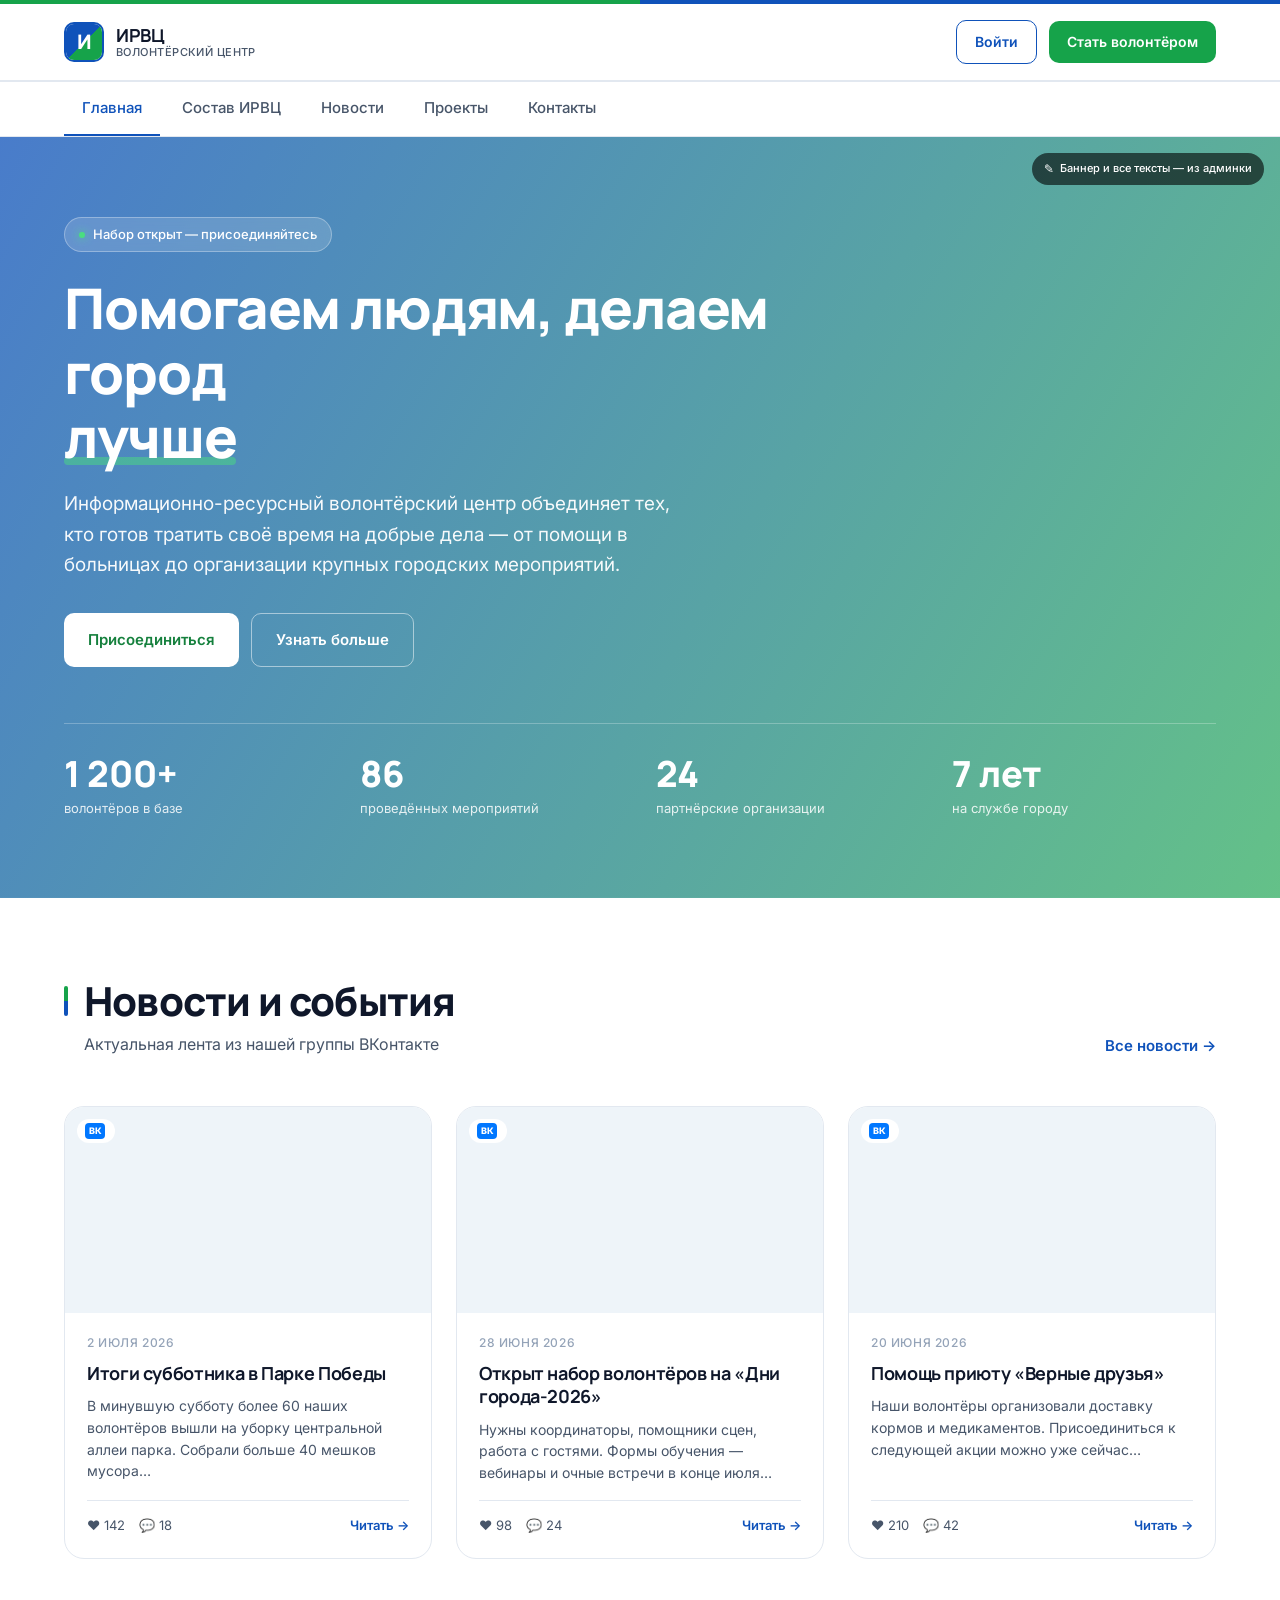
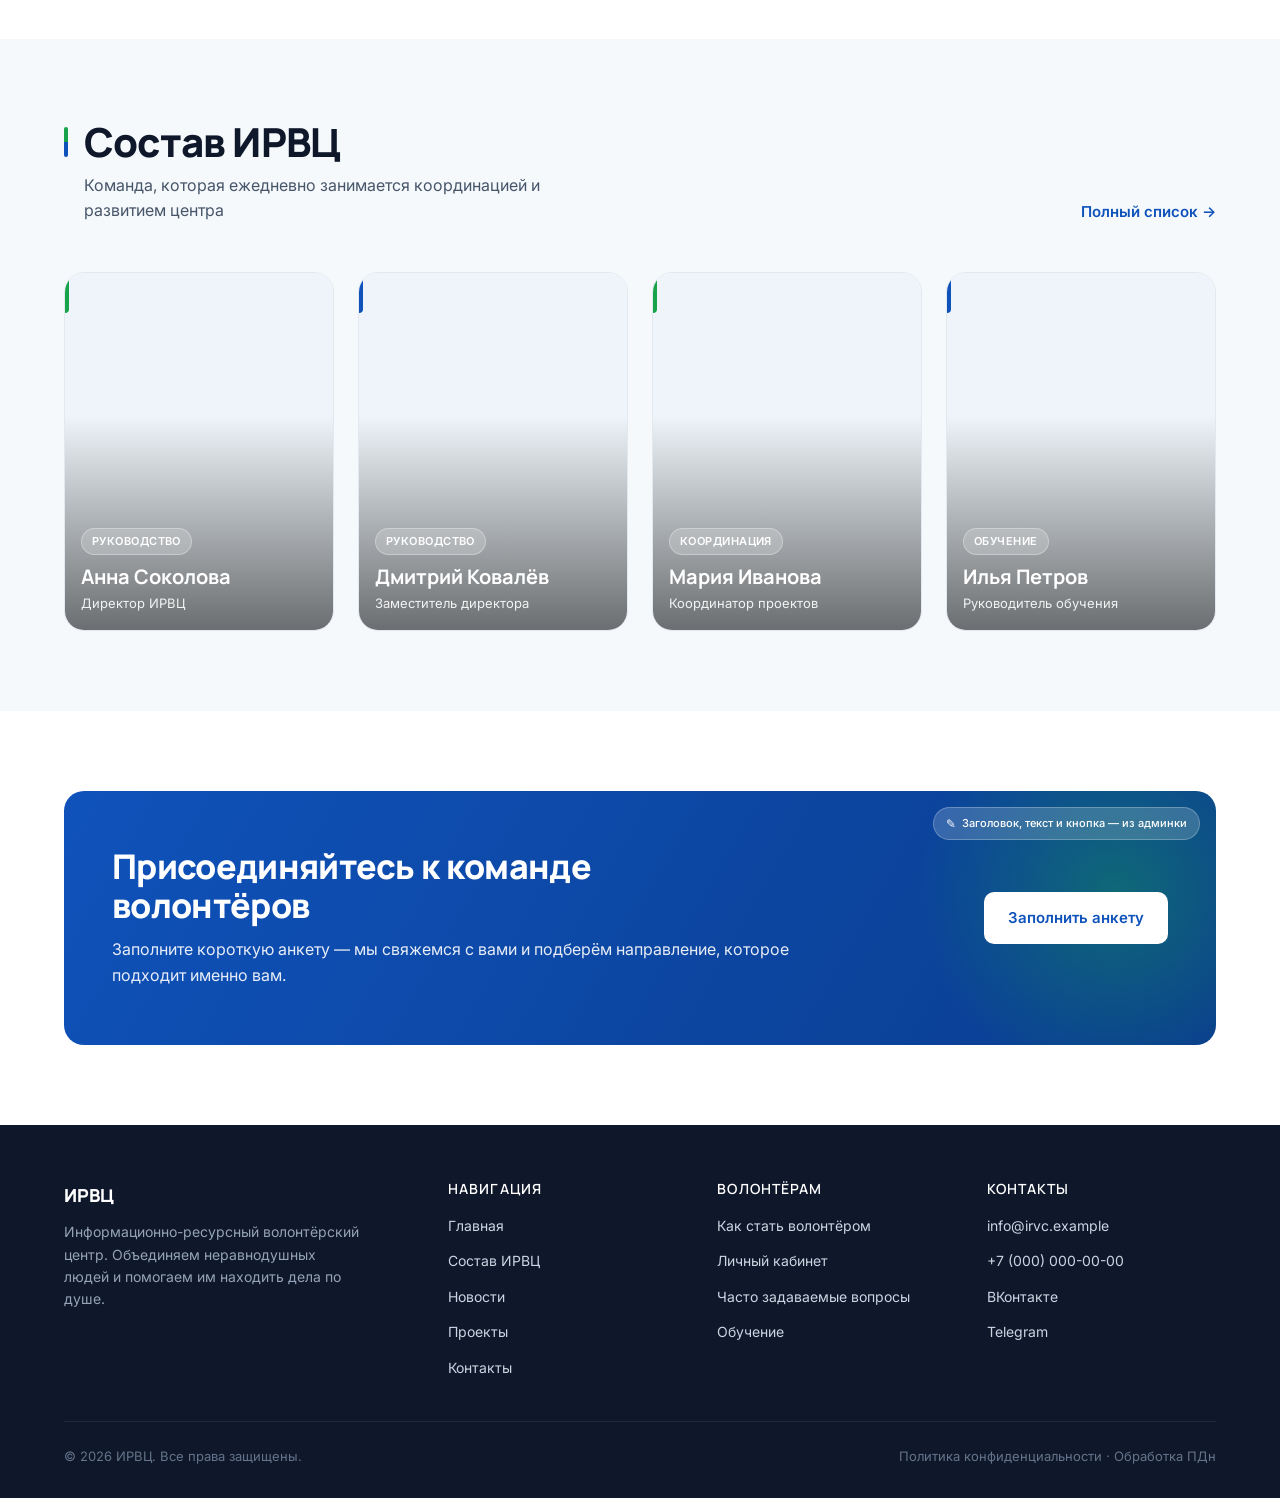
<file: app/irvc-frontend/index.html>
<!DOCTYPE html>
<html lang="ru">
<head>
<meta charset="UTF-8" />
<meta name="viewport" content="width=device-width, initial-scale=1.0" />
<title>ИРВЦ — Иркутский региональный волонтёрский центр</title>
<link rel="preconnect" href="https://fonts.googleapis.com">
<link rel="preconnect" href="https://fonts.gstatic.com" crossorigin>
<link href="https://fonts.googleapis.com/css2?family=Manrope:wght@400;500;600;700;800&family=Inter:wght@400;500;600&display=swap" rel="stylesheet">
<link rel="stylesheet" href="styles.css">
</head>
<body>

<div class="brand-stripe"></div>

<!-- ================= HEADER ================= -->
<header class="header">
  <div class="header__inner">
    <a href="index.html" class="logo">
      <!-- [ADMIN] settings.logo -->
      <span class="logo__mark logo__mark--placeholder"></span>
      <span class="logo__text">
        <strong>ИРВЦ</strong>
        <small>Волонтёрский центр</small>
      </span>
    </a>
    <div class="header__cta">
      <a href="#" class="btn btn--outline">Войти</a>
      <!-- [ADMIN] settings.join_url -->
      <a href="https://forms.yandex.ru/u/example/" target="_blank" rel="noopener" class="btn btn--primary">Стать волонтёром</a>
      <button class="nav-toggle" id="menuOpen" aria-label="Открыть меню">☰</button>
    </div>
  </div>
</header>

<!-- ================= НАВИГАЦИЯ ================= -->
<!-- [ADMIN] NavigationItem, активный пункт — по текущему URL -->
<nav class="subnav" aria-label="Основная навигация">
  <div class="subnav__inner">
    <a href="index.html" class="subnav__link active">Главная</a>
    <a href="team.html" class="subnav__link">Состав ИРВЦ</a>
    <a href="news.html" class="subnav__link">Новости</a>
    <a href="projects.html" class="subnav__link">Проекты</a>
    <a href="contacts.html" class="subnav__link">Контакты</a>
  </div>
</nav>

<!-- ================= HERO / BANNER ================= -->
<section class="hero">
  <div class="hero__banner">
    <span class="admin-hint">Баннер и все тексты — из админки</span>
    <div class="hero__content">
      <!-- [ADMIN] settings.hero_eyebrow -->
      <span class="hero__eyebrow">Набор открыт — присоединяйтесь</span>
      <!-- [ADMIN] settings.hero_title + settings.hero_title_accent -->
      <h1 class="hero__title">
        Помогаем людям, делаем город<br>
        <span>лучше</span>
      </h1>
      <!-- [ADMIN] settings.hero_lead -->
      <p class="hero__lead">
        Информационно-ресурсный волонтёрский центр объединяет тех,
        кто готов тратить своё время на добрые дела — от помощи в больницах
        до организации крупных городских мероприятий.
      </p>
      <div class="hero__actions">
        <!-- [ADMIN] settings.hero_primary_text + settings.join_url -->
        <a href="https://forms.yandex.ru/u/example/" target="_blank" rel="noopener" class="btn btn--primary btn--lg">Присоединиться</a>
        <!-- [ADMIN] settings.hero_secondary_text + settings.hero_secondary_url -->
        <a href="team.html" class="btn btn--ghost btn--lg">Узнать больше</a>
      </div>

      <!-- [ADMIN] HeroStat -->
      <div class="hero__stats">
        <div><div class="hero__stat-num">1 200+</div><div class="hero__stat-label">волонтёров в базе</div></div>
        <div><div class="hero__stat-num">86</div><div class="hero__stat-label">проведённых мероприятий</div></div>
        <div><div class="hero__stat-num">24</div><div class="hero__stat-label">партнёрские организации</div></div>
        <div><div class="hero__stat-num">7 лет</div><div class="hero__stat-label">на службе городу</div></div>
      </div>
    </div>
  </div>
</section>

<!-- ================= НОВОСТИ (preview) ================= -->
<section class="section">
  <div class="container">
    <div class="section__head">
      <div>
        <h2 class="section__title">Новости и события</h2>
        <p class="section__sub">Актуальная лента из нашей группы ВКонтакте</p>
      </div>
      <a href="news.html" class="section__link">Все новости →</a>
    </div>
    <div class="news-grid">
      <article class="news-card">
        <div class="news-card__image" style="background-image: url('https://images.unsplash.com/photo-1618477460930-d8bffff64172?w=800&q=80');">
          <span class="news-card__source"></span>
        </div>
        <div class="news-card__body">
          <div class="news-card__date">2 июля 2026</div>
          <h3 class="news-card__title">Итоги субботника в Парке Победы</h3>
          <p class="news-card__excerpt">В минувшую субботу более 60 наших волонтёров вышли на уборку центральной аллеи парка. Собрали больше 40 мешков мусора…</p>
          <div class="news-card__foot">
            <div class="news-card__stats"><span>♥ 142</span><span>💬 18</span></div>
            <a href="news.html" class="news-card__more">Читать →</a>
          </div>
        </div>
      </article>
      <article class="news-card">
        <div class="news-card__image" style="background-image: url('https://images.unsplash.com/photo-1559027615-cd4628902d4a?w=800&q=80');">
          <span class="news-card__source"></span>
        </div>
        <div class="news-card__body">
          <div class="news-card__date">28 июня 2026</div>
          <h3 class="news-card__title">Открыт набор волонтёров на «Дни города-2026»</h3>
          <p class="news-card__excerpt">Нужны координаторы, помощники сцен, работа с гостями. Формы обучения — вебинары и очные встречи в конце июля…</p>
          <div class="news-card__foot">
            <div class="news-card__stats"><span>♥ 98</span><span>💬 24</span></div>
            <a href="news.html" class="news-card__more">Читать →</a>
          </div>
        </div>
      </article>
      <article class="news-card">
        <div class="news-card__image" style="background-image: url('https://images.unsplash.com/photo-1450778869180-41d0601e046e?w=800&q=80');">
          <span class="news-card__source"></span>
        </div>
        <div class="news-card__body">
          <div class="news-card__date">20 июня 2026</div>
          <h3 class="news-card__title">Помощь приюту «Верные друзья»</h3>
          <p class="news-card__excerpt">Наши волонтёры организовали доставку кормов и медикаментов. Присоединиться к следующей акции можно уже сейчас…</p>
          <div class="news-card__foot">
            <div class="news-card__stats"><span>♥ 210</span><span>💬 42</span></div>
            <a href="news.html" class="news-card__more">Читать →</a>
          </div>
        </div>
      </article>
    </div>
  </div>
</section>

<!-- ================= СОСТАВ ИРВЦ (preview) ================= -->
<section class="section section--muted">
  <div class="container">
    <div class="section__head">
      <div>
        <h2 class="section__title">Состав ИРВЦ</h2>
        <p class="section__sub">Команда, которая ежедневно занимается координацией и развитием центра</p>
      </div>
      <a href="team.html" class="section__link">Полный список →</a>
    </div>
    <div class="team-grid">
      <article class="team-card">
        <div class="team-card__photo" style="background-image: url('https://images.unsplash.com/photo-1580489944761-15a19d654956?w=600&q=80');"></div>
        <div class="team-card__body">
          <span class="team-card__role-tag">Руководство</span>
          <div class="team-card__name">Анна Соколова</div>
          <div class="team-card__position">Директор ИРВЦ</div>
        </div>
      </article>
      <article class="team-card">
        <div class="team-card__photo" style="background-image: url('https://images.unsplash.com/photo-1519085360753-af0119f7cbe7?w=600&q=80');"></div>
        <div class="team-card__body">
          <span class="team-card__role-tag">Руководство</span>
          <div class="team-card__name">Дмитрий Ковалёв</div>
          <div class="team-card__position">Заместитель директора</div>
        </div>
      </article>
      <article class="team-card">
        <div class="team-card__photo" style="background-image: url('https://images.unsplash.com/photo-1573496359142-b8d87734a5a2?w=600&q=80');"></div>
        <div class="team-card__body">
          <span class="team-card__role-tag">Координация</span>
          <div class="team-card__name">Мария Иванова</div>
          <div class="team-card__position">Координатор проектов</div>
        </div>
      </article>
      <article class="team-card">
        <div class="team-card__photo" style="background-image: url('https://images.unsplash.com/photo-1507003211169-0a1dd7228f2d?w=600&q=80');"></div>
        <div class="team-card__body">
          <span class="team-card__role-tag">Обучение</span>
          <div class="team-card__name">Илья Петров</div>
          <div class="team-card__position">Руководитель обучения</div>
        </div>
      </article>
    </div>
  </div>
</section>

<!-- ================= CTA ================= -->
<div class="container">
  <section class="cta-section">
    <span class="admin-hint admin-hint--dark">Заголовок, текст и кнопка — из админки</span>
    <div>
      <!-- [ADMIN] settings.cta_title -->
      <h2 class="cta-section__title">Присоединяйтесь к команде волонтёров</h2>
      <!-- [ADMIN] settings.cta_lead -->
      <p class="cta-section__lead">
        Заполните короткую анкету — мы свяжемся с вами и подберём направление,
        которое подходит именно вам.
      </p>
    </div>
    <div class="cta-section__action">
      <!-- [ADMIN] settings.cta_button_text + settings.join_url -->
      <a href="https://forms.yandex.ru/u/example/" target="_blank" rel="noopener" class="btn btn--primary btn--lg">Заполнить анкету</a>
    </div>
  </section>
</div>

<!-- ================= FOOTER ================= -->
<footer class="footer">
  <div class="container">
    <div class="footer__grid">
      <div>
        <div class="footer__logo">ИРВЦ</div>
        <p class="footer__about">Информационно-ресурсный волонтёрский центр. Объединяем неравнодушных людей и помогаем им находить дела по душе.</p>
      </div>
      <div class="footer__col">
        <h4>Навигация</h4>
        <ul>
          <li><a href="index.html">Главная</a></li>
          <li><a href="team.html">Состав ИРВЦ</a></li>
          <li><a href="news.html">Новости</a></li>
          <li><a href="projects.html">Проекты</a></li>
          <li><a href="contacts.html">Контакты</a></li>
        </ul>
      </div>
      <div class="footer__col">
        <h4>Волонтёрам</h4>
        <ul>
          <li><a href="#">Как стать волонтёром</a></li>
          <li><a href="#">Личный кабинет</a></li>
          <li><a href="#">Часто задаваемые вопросы</a></li>
          <li><a href="#">Обучение</a></li>
        </ul>
      </div>
      <div class="footer__col">
        <h4>Контакты</h4>
        <ul>
          <li><a href="mailto:info@irvc.example">info@irvc.example</a></li>
          <li><a href="tel:+70000000000">+7 (000) 000-00-00</a></li>
          <li><a href="#">ВКонтакте</a></li>
          <li><a href="#">Telegram</a></li>
        </ul>
      </div>
    </div>
    <div class="footer__bottom">
      <span>© 2026 ИРВЦ. Все права защищены.</span>
      <span>Политика конфиденциальности · Обработка ПДн</span>
    </div>
  </div>
</footer>

<!-- Мобильное меню -->
<div class="mobile-menu" id="mobileMenu">
  <div class="mobile-menu__head">
    <div class="logo">
      <span class="logo__mark logo__mark--placeholder"></span>
      <span class="logo__text"><strong>ИРВЦ</strong></span>
    </div>
    <button class="mobile-menu__close" id="menuClose" aria-label="Закрыть">✕</button>
  </div>
  <nav class="mobile-menu__nav">
    <a href="index.html" class="active">Главная</a>
    <a href="team.html">Состав ИРВЦ</a>
    <a href="news.html">Новости</a>
    <a href="projects.html">Проекты</a>
    <a href="contacts.html">Контакты</a>
  </nav>
  <a href="https://forms.yandex.ru/u/example/" target="_blank" rel="noopener" class="btn btn--primary btn--lg">Стать волонтёром</a>
</div>

<script src="menu.js"></script>
</body>
</html>
</file>
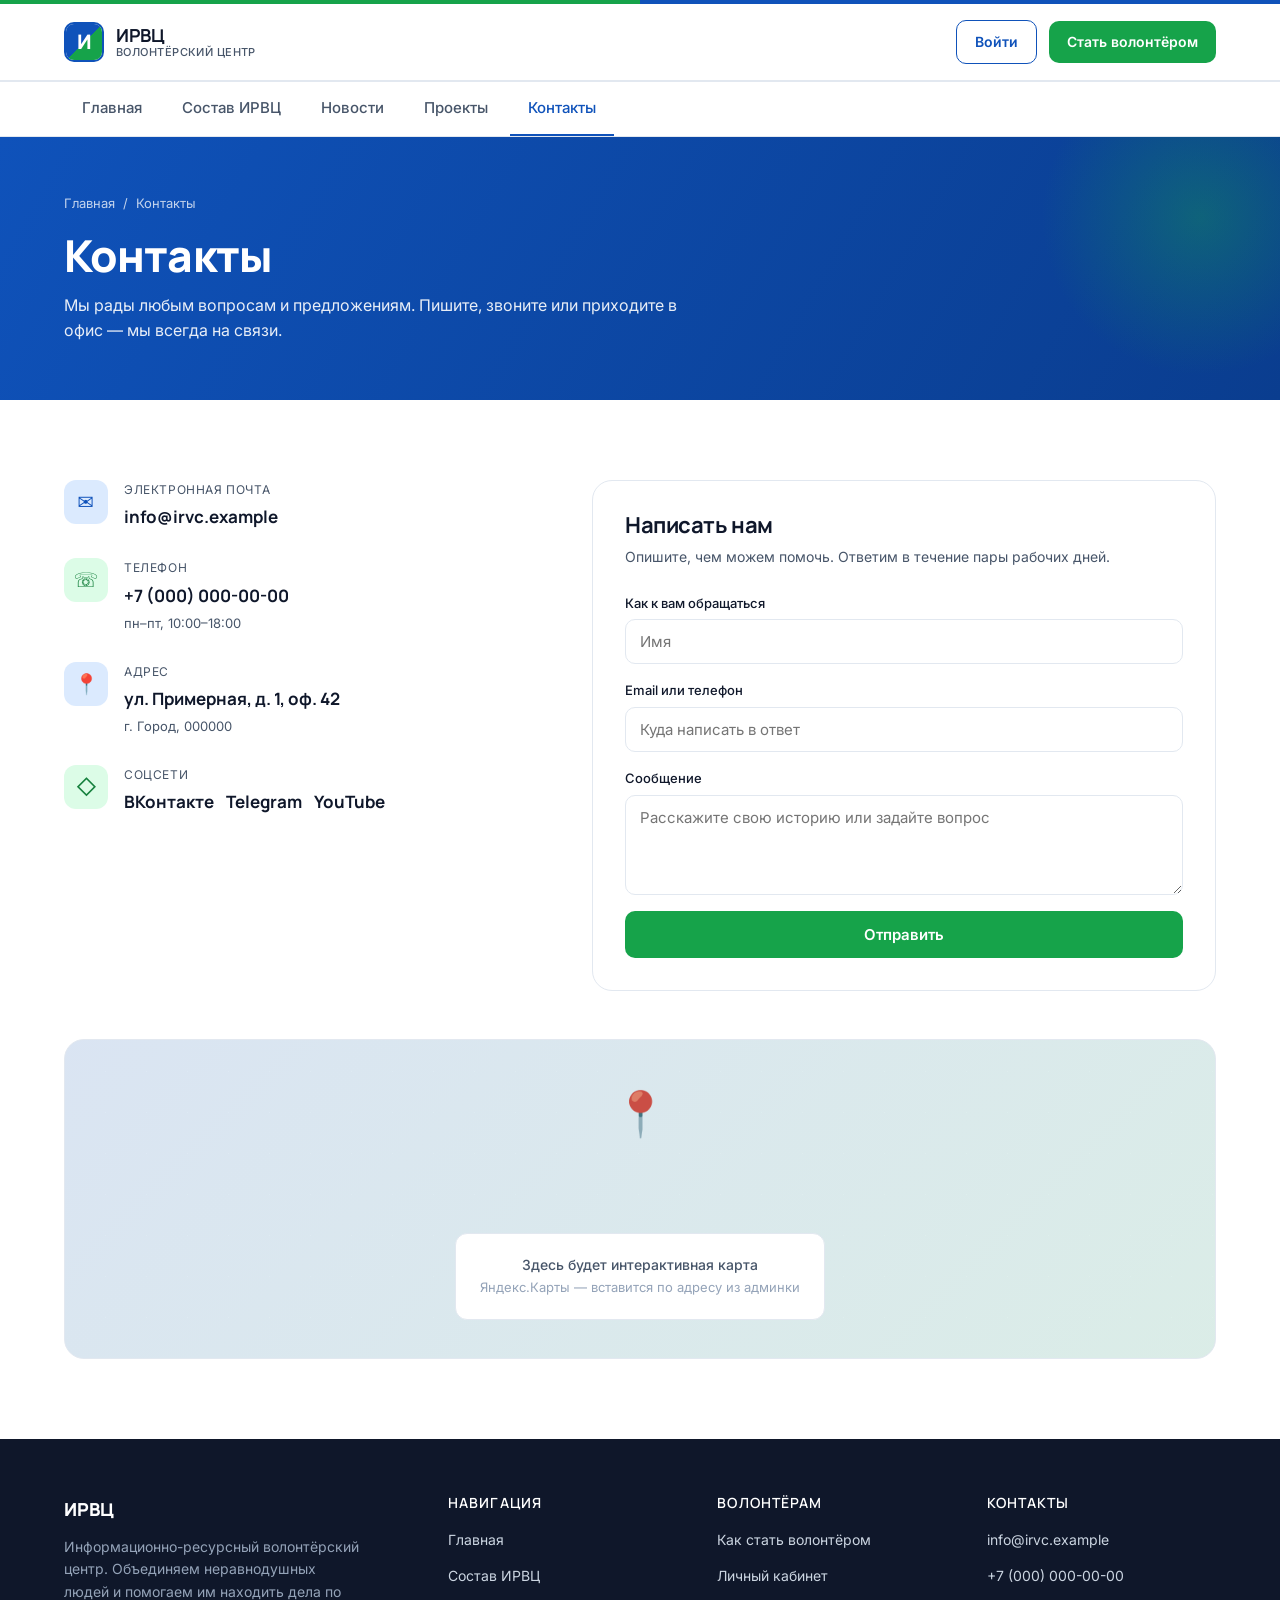
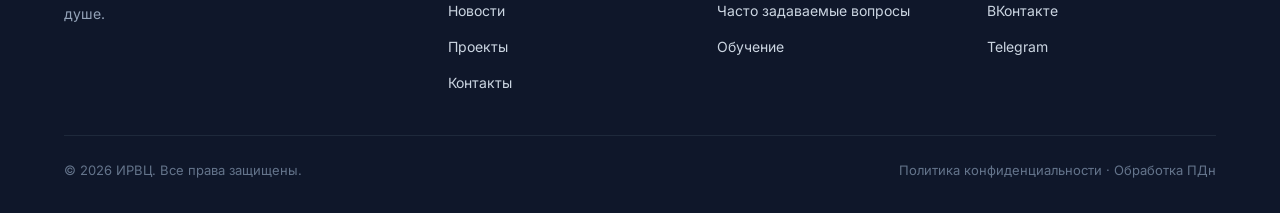
<file: app/irvc-frontend/contacts.html>
<!DOCTYPE html>
<html lang="ru">
<head>
<meta charset="UTF-8" />
<meta name="viewport" content="width=device-width, initial-scale=1.0" />
<title>Контакты — ИРВЦ</title>
<link rel="preconnect" href="https://fonts.googleapis.com">
<link rel="preconnect" href="https://fonts.gstatic.com" crossorigin>
<link href="https://fonts.googleapis.com/css2?family=Manrope:wght@400;500;600;700;800&family=Inter:wght@400;500;600&display=swap" rel="stylesheet">
<link rel="stylesheet" href="styles.css">
</head>
<body>

<div class="brand-stripe"></div>

<header class="header">
  <div class="header__inner">
    <a href="index.html" class="logo">
      <span class="logo__mark logo__mark--placeholder"></span>
      <span class="logo__text"><strong>ИРВЦ</strong><small>Волонтёрский центр</small></span>
    </a>
    <div class="header__cta">
      <a href="#" class="btn btn--outline">Войти</a>
      <a href="https://forms.yandex.ru/u/example/" target="_blank" rel="noopener" class="btn btn--primary">Стать волонтёром</a>
      <button class="nav-toggle" id="menuOpen" aria-label="Открыть меню">☰</button>
    </div>
  </div>
</header>

<nav class="subnav" aria-label="Основная навигация">
  <div class="subnav__inner">
    <a href="index.html" class="subnav__link">Главная</a>
    <a href="team.html" class="subnav__link">Состав ИРВЦ</a>
    <a href="news.html" class="subnav__link">Новости</a>
    <a href="projects.html" class="subnav__link">Проекты</a>
    <a href="contacts.html" class="subnav__link active">Контакты</a>
  </div>
</nav>

<section class="page-hero">
  <div class="page-hero__inner">
    <div class="page-hero__crumbs">
      <a href="index.html">Главная</a> <span>/</span> <span>Контакты</span>
    </div>
    <h1 class="page-hero__title">Контакты</h1>
    <p class="page-hero__lead">
      Мы рады любым вопросам и предложениям. Пишите, звоните или приходите в офис —
      мы всегда на связи.
    </p>
  </div>
</section>

<section class="section">
  <div class="container">
    <div class="contacts-grid">

      <!-- Левая колонка: контакты -->
      <div class="contacts-info">
        <div class="contact-item">
          <div class="contact-item__icon">✉</div>
          <div>
            <div class="contact-item__label">Электронная почта</div>
            <div class="contact-item__value"><a href="mailto:info@irvc.example">info@irvc.example</a></div>
          </div>
        </div>

        <div class="contact-item">
          <div class="contact-item__icon contact-item__icon--green">☏</div>
          <div>
            <div class="contact-item__label">Телефон</div>
            <div class="contact-item__value"><a href="tel:+70000000000">+7 (000) 000-00-00</a></div>
            <div style="font-size: 13px; color: var(--text-muted); margin-top: 4px;">пн–пт, 10:00–18:00</div>
          </div>
        </div>

        <div class="contact-item">
          <div class="contact-item__icon">📍</div>
          <div>
            <div class="contact-item__label">Адрес</div>
            <div class="contact-item__value">ул. Примерная, д. 1, оф. 42</div>
            <div style="font-size: 13px; color: var(--text-muted); margin-top: 4px;">г. Город, 000000</div>
          </div>
        </div>

        <div class="contact-item">
          <div class="contact-item__icon contact-item__icon--green">◇</div>
          <div>
            <div class="contact-item__label">Соцсети</div>
            <div class="contact-item__value" style="display: flex; gap: 12px; flex-wrap: wrap;">
              <a href="#">ВКонтакте</a>
              <a href="#">Telegram</a>
              <a href="#">YouTube</a>
            </div>
          </div>
        </div>
      </div>

      <!-- Правая колонка: форма обратной связи -->
      <div class="contact-form">
        <h3>Написать нам</h3>
        <p>Опишите, чем можем помочь. Ответим в течение пары рабочих дней.</p>

        <div class="field">
          <label for="c-name">Как к вам обращаться</label>
          <input type="text" id="c-name" placeholder="Имя">
        </div>

        <div class="field">
          <label for="c-email">Email или телефон</label>
          <input type="text" id="c-email" placeholder="Куда написать в ответ">
        </div>

        <div class="field">
          <label for="c-message">Сообщение</label>
          <textarea id="c-message" placeholder="Расскажите свою историю или задайте вопрос"></textarea>
        </div>

        <button type="button" class="btn btn--primary btn--lg btn--wide">Отправить</button>
      </div>

    </div>

    <!-- Заглушка карты -->
    <div class="map-placeholder">
      <div class="map-placeholder__text">
        Здесь будет интерактивная карта<br>
        <span style="color: var(--text-hint); font-weight: 400; font-size: 13px;">Яндекс.Карты — вставится по адресу из админки</span>
      </div>
    </div>
  </div>
</section>

<footer class="footer">
  <div class="container">
    <div class="footer__grid">
      <div>
        <div class="footer__logo">ИРВЦ</div>
        <p class="footer__about">Информационно-ресурсный волонтёрский центр. Объединяем неравнодушных людей и помогаем им находить дела по душе.</p>
      </div>
      <div class="footer__col">
        <h4>Навигация</h4>
        <ul>
          <li><a href="index.html">Главная</a></li>
          <li><a href="team.html">Состав ИРВЦ</a></li>
          <li><a href="news.html">Новости</a></li>
          <li><a href="projects.html">Проекты</a></li>
          <li><a href="contacts.html">Контакты</a></li>
        </ul>
      </div>
      <div class="footer__col">
        <h4>Волонтёрам</h4>
        <ul>
          <li><a href="#">Как стать волонтёром</a></li>
          <li><a href="#">Личный кабинет</a></li>
          <li><a href="#">Часто задаваемые вопросы</a></li>
          <li><a href="#">Обучение</a></li>
        </ul>
      </div>
      <div class="footer__col">
        <h4>Контакты</h4>
        <ul>
          <li><a href="mailto:info@irvc.example">info@irvc.example</a></li>
          <li><a href="tel:+70000000000">+7 (000) 000-00-00</a></li>
          <li><a href="#">ВКонтакте</a></li>
          <li><a href="#">Telegram</a></li>
        </ul>
      </div>
    </div>
    <div class="footer__bottom">
      <span>© 2026 ИРВЦ. Все права защищены.</span>
      <span>Политика конфиденциальности · Обработка ПДн</span>
    </div>
  </div>
</footer>

<div class="mobile-menu" id="mobileMenu">
  <div class="mobile-menu__head">
    <div class="logo">
      <span class="logo__mark logo__mark--placeholder"></span>
      <span class="logo__text"><strong>ИРВЦ</strong></span>
    </div>
    <button class="mobile-menu__close" id="menuClose" aria-label="Закрыть">✕</button>
  </div>
  <nav class="mobile-menu__nav">
    <a href="index.html">Главная</a>
    <a href="team.html">Состав ИРВЦ</a>
    <a href="news.html">Новости</a>
    <a href="projects.html">Проекты</a>
    <a href="contacts.html" class="active">Контакты</a>
  </nav>
  <a href="https://forms.yandex.ru/u/example/" target="_blank" rel="noopener" class="btn btn--primary btn--lg">Стать волонтёром</a>
</div>

<script src="menu.js"></script>
</body>
</html>
</file>
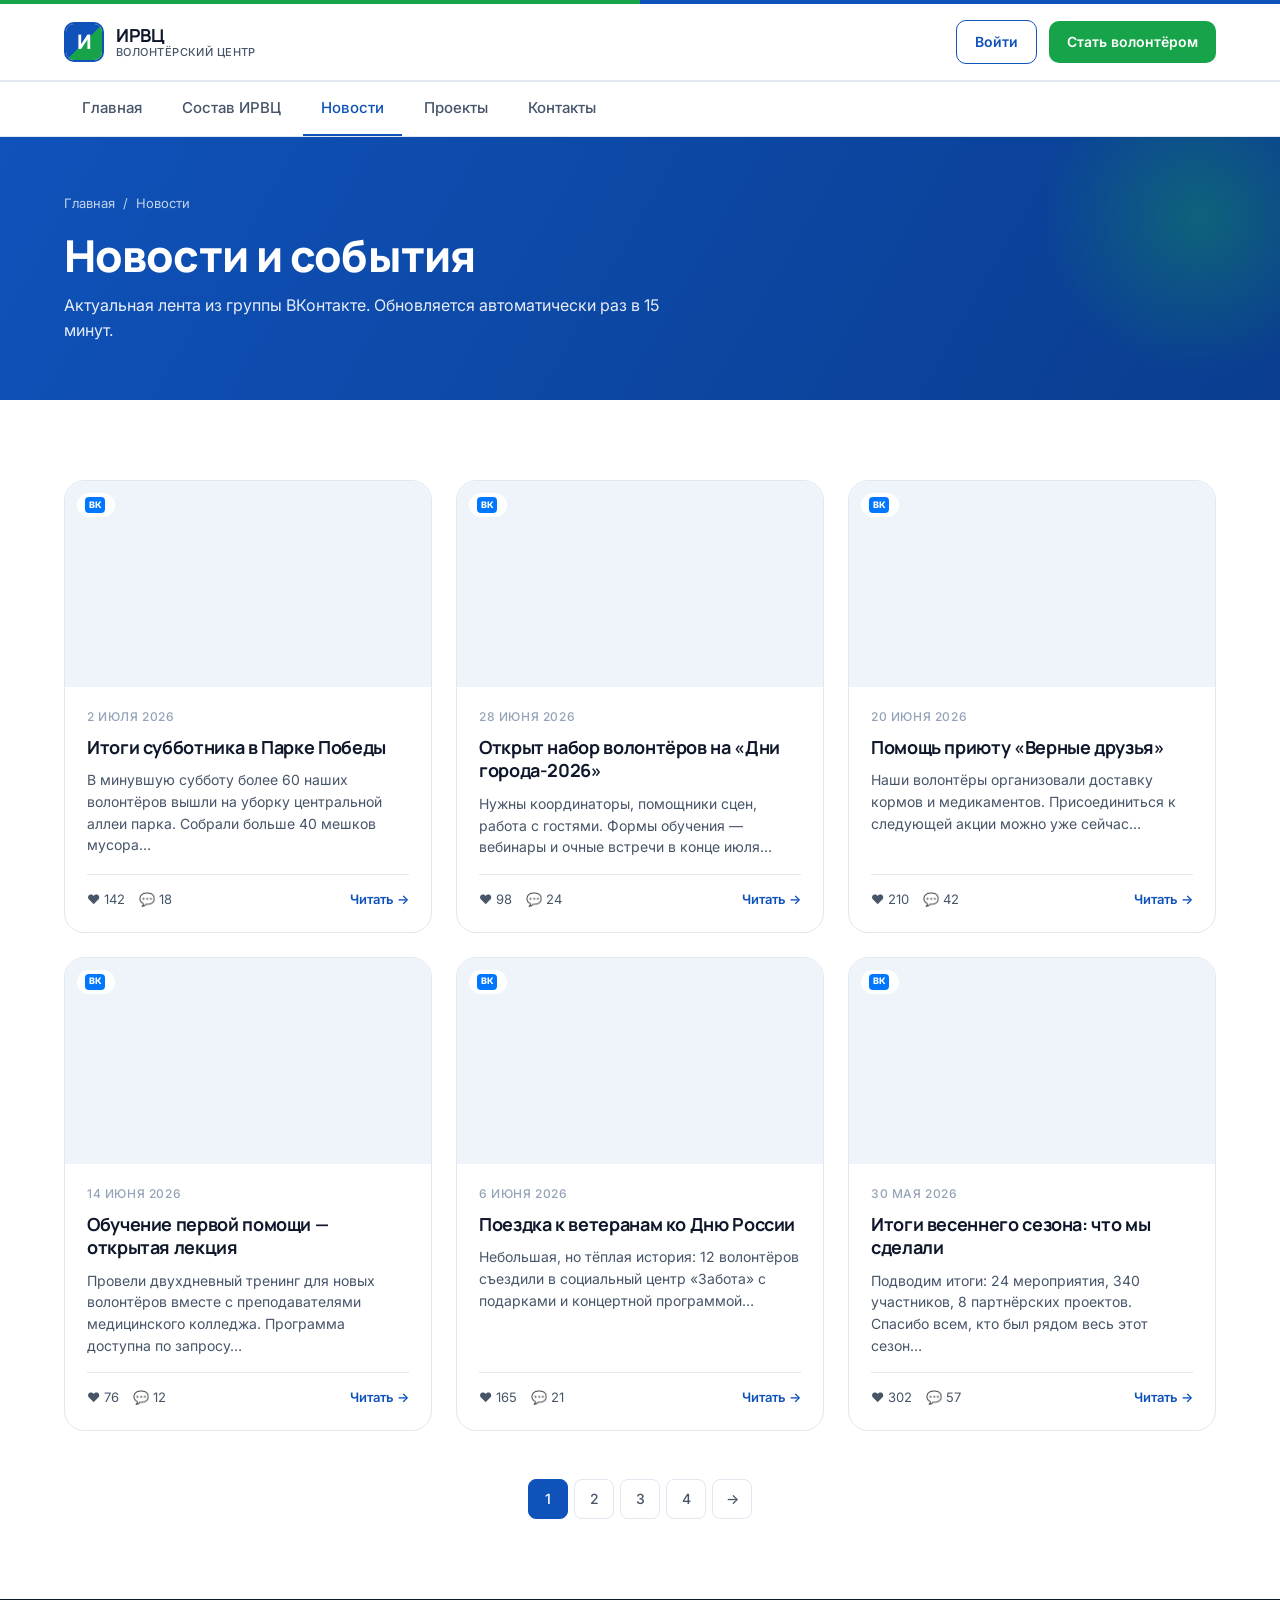
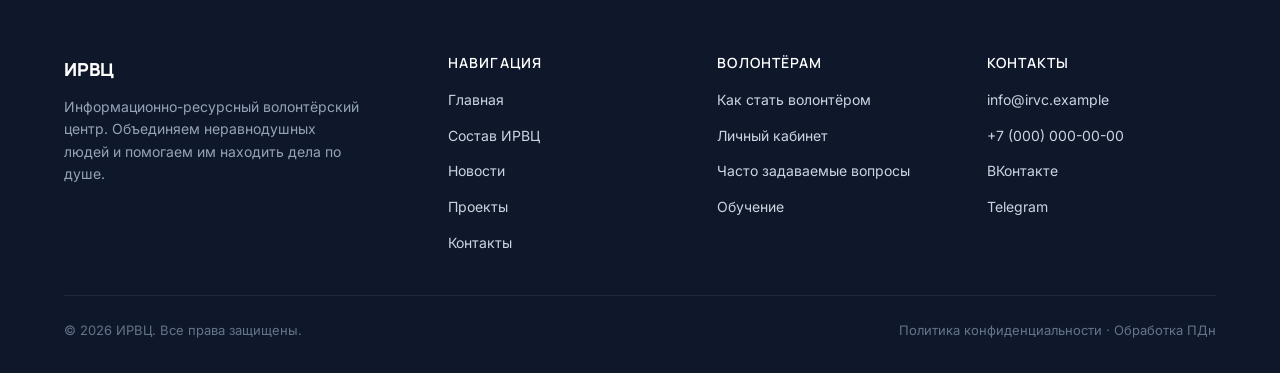
<file: app/irvc-frontend/news.html>
<!DOCTYPE html>
<html lang="ru">
<head>
<meta charset="UTF-8" />
<meta name="viewport" content="width=device-width, initial-scale=1.0" />
<title>Новости — ИРВЦ</title>
<link rel="preconnect" href="https://fonts.googleapis.com">
<link rel="preconnect" href="https://fonts.gstatic.com" crossorigin>
<link href="https://fonts.googleapis.com/css2?family=Manrope:wght@400;500;600;700;800&family=Inter:wght@400;500;600&display=swap" rel="stylesheet">
<link rel="stylesheet" href="styles.css">
</head>
<body>

<div class="brand-stripe"></div>

<header class="header">
  <div class="header__inner">
    <a href="index.html" class="logo">
      <span class="logo__mark logo__mark--placeholder"></span>
      <span class="logo__text"><strong>ИРВЦ</strong><small>Волонтёрский центр</small></span>
    </a>
    <div class="header__cta">
      <a href="#" class="btn btn--outline">Войти</a>
      <a href="https://forms.yandex.ru/u/example/" target="_blank" rel="noopener" class="btn btn--primary">Стать волонтёром</a>
      <button class="nav-toggle" id="menuOpen" aria-label="Открыть меню">☰</button>
    </div>
  </div>
</header>

<nav class="subnav" aria-label="Основная навигация">
  <div class="subnav__inner">
    <a href="index.html" class="subnav__link">Главная</a>
    <a href="team.html" class="subnav__link">Состав ИРВЦ</a>
    <a href="news.html" class="subnav__link active">Новости</a>
    <a href="projects.html" class="subnav__link">Проекты</a>
    <a href="contacts.html" class="subnav__link">Контакты</a>
  </div>
</nav>

<section class="page-hero">
  <div class="page-hero__inner">
    <div class="page-hero__crumbs">
      <a href="index.html">Главная</a> <span>/</span> <span>Новости</span>
    </div>
    <h1 class="page-hero__title">Новости и события</h1>
    <p class="page-hero__lead">
      Актуальная лента из группы ВКонтакте. Обновляется автоматически раз в 15 минут.
    </p>
  </div>
</section>

<section class="section">
  <div class="container">
    <!-- [ADMIN] массив VkPost, обновляется Celery-задачей -->
    <div class="news-grid">
      <article class="news-card">
        <div class="news-card__image" style="background-image: url('https://images.unsplash.com/photo-1618477460930-d8bffff64172?w=800&q=80');">
          <span class="news-card__source"></span>
        </div>
        <div class="news-card__body">
          <div class="news-card__date">2 июля 2026</div>
          <h3 class="news-card__title">Итоги субботника в Парке Победы</h3>
          <p class="news-card__excerpt">В минувшую субботу более 60 наших волонтёров вышли на уборку центральной аллеи парка. Собрали больше 40 мешков мусора…</p>
          <div class="news-card__foot">
            <div class="news-card__stats"><span>♥ 142</span><span>💬 18</span></div>
            <a href="#" class="news-card__more">Читать →</a>
          </div>
        </div>
      </article>
      <article class="news-card">
        <div class="news-card__image" style="background-image: url('https://images.unsplash.com/photo-1559027615-cd4628902d4a?w=800&q=80');">
          <span class="news-card__source"></span>
        </div>
        <div class="news-card__body">
          <div class="news-card__date">28 июня 2026</div>
          <h3 class="news-card__title">Открыт набор волонтёров на «Дни города-2026»</h3>
          <p class="news-card__excerpt">Нужны координаторы, помощники сцен, работа с гостями. Формы обучения — вебинары и очные встречи в конце июля…</p>
          <div class="news-card__foot">
            <div class="news-card__stats"><span>♥ 98</span><span>💬 24</span></div>
            <a href="#" class="news-card__more">Читать →</a>
          </div>
        </div>
      </article>
      <article class="news-card">
        <div class="news-card__image" style="background-image: url('https://images.unsplash.com/photo-1450778869180-41d0601e046e?w=800&q=80');">
          <span class="news-card__source"></span>
        </div>
        <div class="news-card__body">
          <div class="news-card__date">20 июня 2026</div>
          <h3 class="news-card__title">Помощь приюту «Верные друзья»</h3>
          <p class="news-card__excerpt">Наши волонтёры организовали доставку кормов и медикаментов. Присоединиться к следующей акции можно уже сейчас…</p>
          <div class="news-card__foot">
            <div class="news-card__stats"><span>♥ 210</span><span>💬 42</span></div>
            <a href="#" class="news-card__more">Читать →</a>
          </div>
        </div>
      </article>
      <article class="news-card">
        <div class="news-card__image" style="background-image: url('https://images.unsplash.com/photo-1544027993-37dbfe43562a?w=800&q=80');">
          <span class="news-card__source"></span>
        </div>
        <div class="news-card__body">
          <div class="news-card__date">14 июня 2026</div>
          <h3 class="news-card__title">Обучение первой помощи — открытая лекция</h3>
          <p class="news-card__excerpt">Провели двухдневный тренинг для новых волонтёров вместе с преподавателями медицинского колледжа. Программа доступна по запросу…</p>
          <div class="news-card__foot">
            <div class="news-card__stats"><span>♥ 76</span><span>💬 12</span></div>
            <a href="#" class="news-card__more">Читать →</a>
          </div>
        </div>
      </article>
      <article class="news-card">
        <div class="news-card__image" style="background-image: url('https://images.unsplash.com/photo-1544027993-e5a5f95f6b91?w=800&q=80');">
          <span class="news-card__source"></span>
        </div>
        <div class="news-card__body">
          <div class="news-card__date">6 июня 2026</div>
          <h3 class="news-card__title">Поездка к ветеранам ко Дню России</h3>
          <p class="news-card__excerpt">Небольшая, но тёплая история: 12 волонтёров съездили в социальный центр «Забота» с подарками и концертной программой…</p>
          <div class="news-card__foot">
            <div class="news-card__stats"><span>♥ 165</span><span>💬 21</span></div>
            <a href="#" class="news-card__more">Читать →</a>
          </div>
        </div>
      </article>
      <article class="news-card">
        <div class="news-card__image" style="background-image: url('https://images.unsplash.com/photo-1469571486292-0ba58a3f068b?w=800&q=80');">
          <span class="news-card__source"></span>
        </div>
        <div class="news-card__body">
          <div class="news-card__date">30 мая 2026</div>
          <h3 class="news-card__title">Итоги весеннего сезона: что мы сделали</h3>
          <p class="news-card__excerpt">Подводим итоги: 24 мероприятия, 340 участников, 8 партнёрских проектов. Спасибо всем, кто был рядом весь этот сезон…</p>
          <div class="news-card__foot">
            <div class="news-card__stats"><span>♥ 302</span><span>💬 57</span></div>
            <a href="#" class="news-card__more">Читать →</a>
          </div>
        </div>
      </article>
    </div>

    <!-- Пагинация -->
    <div class="pagination">
      <a href="#" class="active">1</a>
      <a href="#">2</a>
      <a href="#">3</a>
      <a href="#">4</a>
      <a href="#">→</a>
    </div>
  </div>
</section>

<footer class="footer">
  <div class="container">
    <div class="footer__grid">
      <div>
        <div class="footer__logo">ИРВЦ</div>
        <p class="footer__about">Информационно-ресурсный волонтёрский центр. Объединяем неравнодушных людей и помогаем им находить дела по душе.</p>
      </div>
      <div class="footer__col">
        <h4>Навигация</h4>
        <ul>
          <li><a href="index.html">Главная</a></li>
          <li><a href="team.html">Состав ИРВЦ</a></li>
          <li><a href="news.html">Новости</a></li>
          <li><a href="projects.html">Проекты</a></li>
          <li><a href="contacts.html">Контакты</a></li>
        </ul>
      </div>
      <div class="footer__col">
        <h4>Волонтёрам</h4>
        <ul>
          <li><a href="#">Как стать волонтёром</a></li>
          <li><a href="#">Личный кабинет</a></li>
          <li><a href="#">Часто задаваемые вопросы</a></li>
          <li><a href="#">Обучение</a></li>
        </ul>
      </div>
      <div class="footer__col">
        <h4>Контакты</h4>
        <ul>
          <li><a href="mailto:info@irvc.example">info@irvc.example</a></li>
          <li><a href="tel:+70000000000">+7 (000) 000-00-00</a></li>
          <li><a href="#">ВКонтакте</a></li>
          <li><a href="#">Telegram</a></li>
        </ul>
      </div>
    </div>
    <div class="footer__bottom">
      <span>© 2026 ИРВЦ. Все права защищены.</span>
      <span>Политика конфиденциальности · Обработка ПДн</span>
    </div>
  </div>
</footer>

<div class="mobile-menu" id="mobileMenu">
  <div class="mobile-menu__head">
    <div class="logo">
      <span class="logo__mark logo__mark--placeholder"></span>
      <span class="logo__text"><strong>ИРВЦ</strong></span>
    </div>
    <button class="mobile-menu__close" id="menuClose" aria-label="Закрыть">✕</button>
  </div>
  <nav class="mobile-menu__nav">
    <a href="index.html">Главная</a>
    <a href="team.html">Состав ИРВЦ</a>
    <a href="news.html" class="active">Новости</a>
    <a href="projects.html">Проекты</a>
    <a href="contacts.html">Контакты</a>
  </nav>
  <a href="https://forms.yandex.ru/u/example/" target="_blank" rel="noopener" class="btn btn--primary btn--lg">Стать волонтёром</a>
</div>

<script src="menu.js"></script>
</body>
</html>
</file>
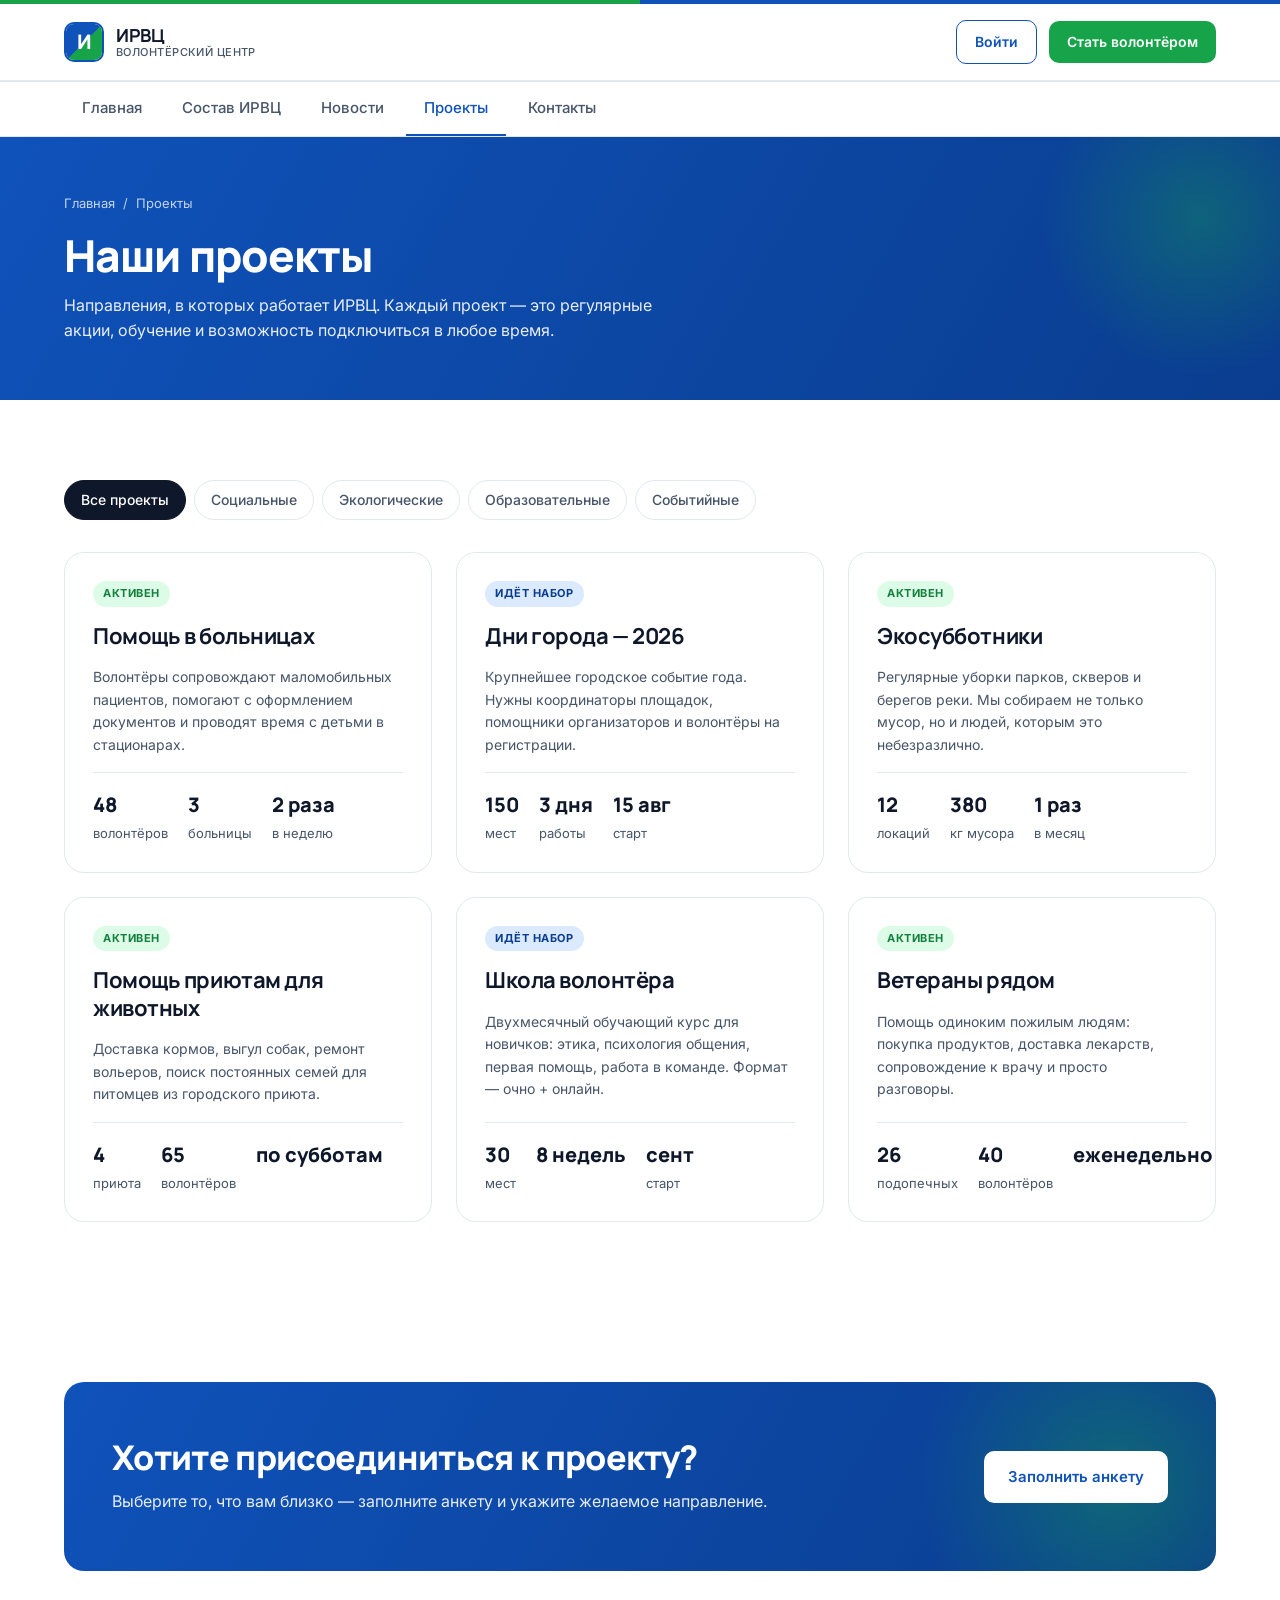
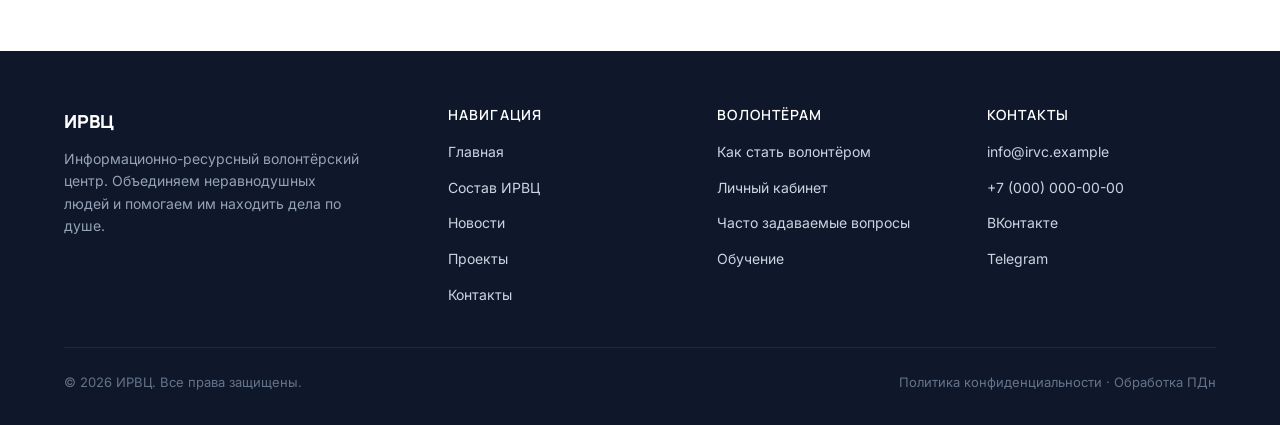
<file: app/irvc-frontend/projects.html>
<!DOCTYPE html>
<html lang="ru">
<head>
<meta charset="UTF-8" />
<meta name="viewport" content="width=device-width, initial-scale=1.0" />
<title>Проекты — ИРВЦ</title>
<link rel="preconnect" href="https://fonts.googleapis.com">
<link rel="preconnect" href="https://fonts.gstatic.com" crossorigin>
<link href="https://fonts.googleapis.com/css2?family=Manrope:wght@400;500;600;700;800&family=Inter:wght@400;500;600&display=swap" rel="stylesheet">
<link rel="stylesheet" href="styles.css">
</head>
<body>

<div class="brand-stripe"></div>

<header class="header">
  <div class="header__inner">
    <a href="index.html" class="logo">
      <span class="logo__mark logo__mark--placeholder"></span>
      <span class="logo__text"><strong>ИРВЦ</strong><small>Волонтёрский центр</small></span>
    </a>
    <div class="header__cta">
      <a href="#" class="btn btn--outline">Войти</a>
      <a href="https://forms.yandex.ru/u/example/" target="_blank" rel="noopener" class="btn btn--primary">Стать волонтёром</a>
      <button class="nav-toggle" id="menuOpen" aria-label="Открыть меню">☰</button>
    </div>
  </div>
</header>

<nav class="subnav" aria-label="Основная навигация">
  <div class="subnav__inner">
    <a href="index.html" class="subnav__link">Главная</a>
    <a href="team.html" class="subnav__link">Состав ИРВЦ</a>
    <a href="news.html" class="subnav__link">Новости</a>
    <a href="projects.html" class="subnav__link active">Проекты</a>
    <a href="contacts.html" class="subnav__link">Контакты</a>
  </div>
</nav>

<section class="page-hero">
  <div class="page-hero__inner">
    <div class="page-hero__crumbs">
      <a href="index.html">Главная</a> <span>/</span> <span>Проекты</span>
    </div>
    <h1 class="page-hero__title">Наши проекты</h1>
    <p class="page-hero__lead">
      Направления, в которых работает ИРВЦ. Каждый проект — это регулярные акции,
      обучение и возможность подключиться в любое время.
    </p>
  </div>
</section>

<section class="section">
  <div class="container">
    <!-- Фильтр по категориям (в реальной версии — Vue-реактивность или Django GET-параметр) -->
    <div class="filter-tabs">
      <a href="#" class="active">Все проекты</a>
      <a href="#">Социальные</a>
      <a href="#">Экологические</a>
      <a href="#">Образовательные</a>
      <a href="#">Событийные</a>
    </div>

    <div class="projects-grid">
      <article class="project-card">
        <span class="project-card__badge">Активен</span>
        <h3 class="project-card__title">Помощь в больницах</h3>
        <p class="project-card__lead">
          Волонтёры сопровождают маломобильных пациентов, помогают с оформлением документов
          и проводят время с детьми в стационарах.
        </p>
        <div class="project-card__stats">
          <div><strong>48</strong>волонтёров</div>
          <div><strong>3</strong>больницы</div>
          <div><strong>2 раза</strong>в неделю</div>
        </div>
      </article>

      <article class="project-card">
        <span class="project-card__badge project-card__badge--blue">Идёт набор</span>
        <h3 class="project-card__title">Дни города — 2026</h3>
        <p class="project-card__lead">
          Крупнейшее городское событие года. Нужны координаторы площадок,
          помощники организаторов и волонтёры на регистрации.
        </p>
        <div class="project-card__stats">
          <div><strong>150</strong>мест</div>
          <div><strong>3 дня</strong>работы</div>
          <div><strong>15 авг</strong>старт</div>
        </div>
      </article>

      <article class="project-card">
        <span class="project-card__badge">Активен</span>
        <h3 class="project-card__title">Экосубботники</h3>
        <p class="project-card__lead">
          Регулярные уборки парков, скверов и берегов реки. Мы собираем не только мусор,
          но и людей, которым это небезразлично.
        </p>
        <div class="project-card__stats">
          <div><strong>12</strong>локаций</div>
          <div><strong>380</strong>кг мусора</div>
          <div><strong>1 раз</strong>в месяц</div>
        </div>
      </article>

      <article class="project-card">
        <span class="project-card__badge">Активен</span>
        <h3 class="project-card__title">Помощь приютам для животных</h3>
        <p class="project-card__lead">
          Доставка кормов, выгул собак, ремонт вольеров, поиск постоянных семей
          для питомцев из городского приюта.
        </p>
        <div class="project-card__stats">
          <div><strong>4</strong>приюта</div>
          <div><strong>65</strong>волонтёров</div>
          <div><strong>по субботам</strong></div>
        </div>
      </article>

      <article class="project-card">
        <span class="project-card__badge project-card__badge--blue">Идёт набор</span>
        <h3 class="project-card__title">Школа волонтёра</h3>
        <p class="project-card__lead">
          Двухмесячный обучающий курс для новичков: этика, психология общения,
          первая помощь, работа в команде. Формат — очно + онлайн.
        </p>
        <div class="project-card__stats">
          <div><strong>30</strong>мест</div>
          <div><strong>8 недель</strong></div>
          <div><strong>сент</strong>старт</div>
        </div>
      </article>

      <article class="project-card">
        <span class="project-card__badge">Активен</span>
        <h3 class="project-card__title">Ветераны рядом</h3>
        <p class="project-card__lead">
          Помощь одиноким пожилым людям: покупка продуктов, доставка лекарств,
          сопровождение к врачу и просто разговоры.
        </p>
        <div class="project-card__stats">
          <div><strong>26</strong>подопечных</div>
          <div><strong>40</strong>волонтёров</div>
          <div><strong>еженедельно</strong></div>
        </div>
      </article>
    </div>
  </div>
</section>

<div class="container">
  <section class="cta-section">
    <div>
      <h2 class="cta-section__title">Хотите присоединиться к проекту?</h2>
      <p class="cta-section__lead">Выберите то, что вам близко — заполните анкету и укажите желаемое направление.</p>
    </div>
    <div class="cta-section__action">
      <a href="https://forms.yandex.ru/u/example/" target="_blank" rel="noopener" class="btn btn--primary btn--lg">Заполнить анкету</a>
    </div>
  </section>
</div>

<footer class="footer">
  <div class="container">
    <div class="footer__grid">
      <div>
        <div class="footer__logo">ИРВЦ</div>
        <p class="footer__about">Информационно-ресурсный волонтёрский центр. Объединяем неравнодушных людей и помогаем им находить дела по душе.</p>
      </div>
      <div class="footer__col">
        <h4>Навигация</h4>
        <ul>
          <li><a href="index.html">Главная</a></li>
          <li><a href="team.html">Состав ИРВЦ</a></li>
          <li><a href="news.html">Новости</a></li>
          <li><a href="projects.html">Проекты</a></li>
          <li><a href="contacts.html">Контакты</a></li>
        </ul>
      </div>
      <div class="footer__col">
        <h4>Волонтёрам</h4>
        <ul>
          <li><a href="#">Как стать волонтёром</a></li>
          <li><a href="#">Личный кабинет</a></li>
          <li><a href="#">Часто задаваемые вопросы</a></li>
          <li><a href="#">Обучение</a></li>
        </ul>
      </div>
      <div class="footer__col">
        <h4>Контакты</h4>
        <ul>
          <li><a href="mailto:info@irvc.example">info@irvc.example</a></li>
          <li><a href="tel:+70000000000">+7 (000) 000-00-00</a></li>
          <li><a href="#">ВКонтакте</a></li>
          <li><a href="#">Telegram</a></li>
        </ul>
      </div>
    </div>
    <div class="footer__bottom">
      <span>© 2026 ИРВЦ. Все права защищены.</span>
      <span>Политика конфиденциальности · Обработка ПДн</span>
    </div>
  </div>
</footer>

<div class="mobile-menu" id="mobileMenu">
  <div class="mobile-menu__head">
    <div class="logo">
      <span class="logo__mark logo__mark--placeholder"></span>
      <span class="logo__text"><strong>ИРВЦ</strong></span>
    </div>
    <button class="mobile-menu__close" id="menuClose" aria-label="Закрыть">✕</button>
  </div>
  <nav class="mobile-menu__nav">
    <a href="index.html">Главная</a>
    <a href="team.html">Состав ИРВЦ</a>
    <a href="news.html">Новости</a>
    <a href="projects.html" class="active">Проекты</a>
    <a href="contacts.html">Контакты</a>
  </nav>
  <a href="https://forms.yandex.ru/u/example/" target="_blank" rel="noopener" class="btn btn--primary btn--lg">Стать волонтёром</a>
</div>

<script src="menu.js"></script>
</body>
</html>
</file>
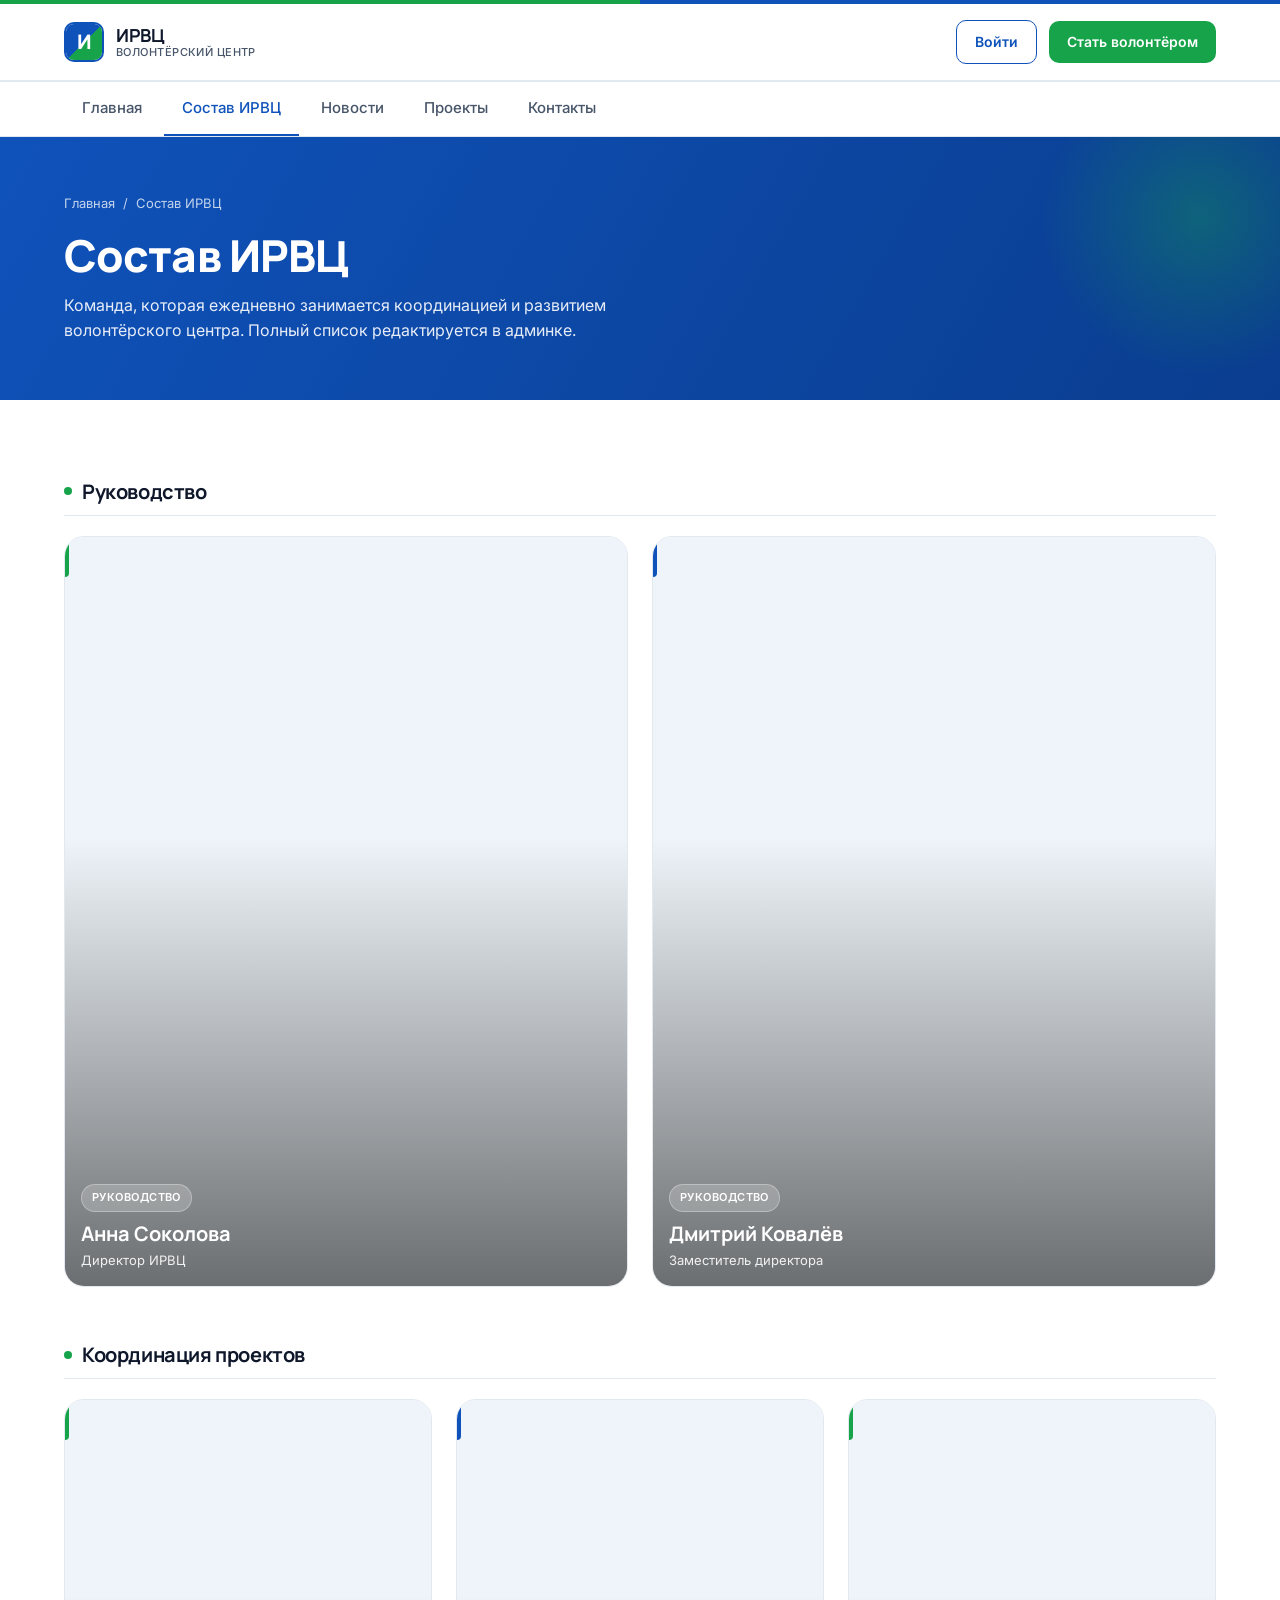
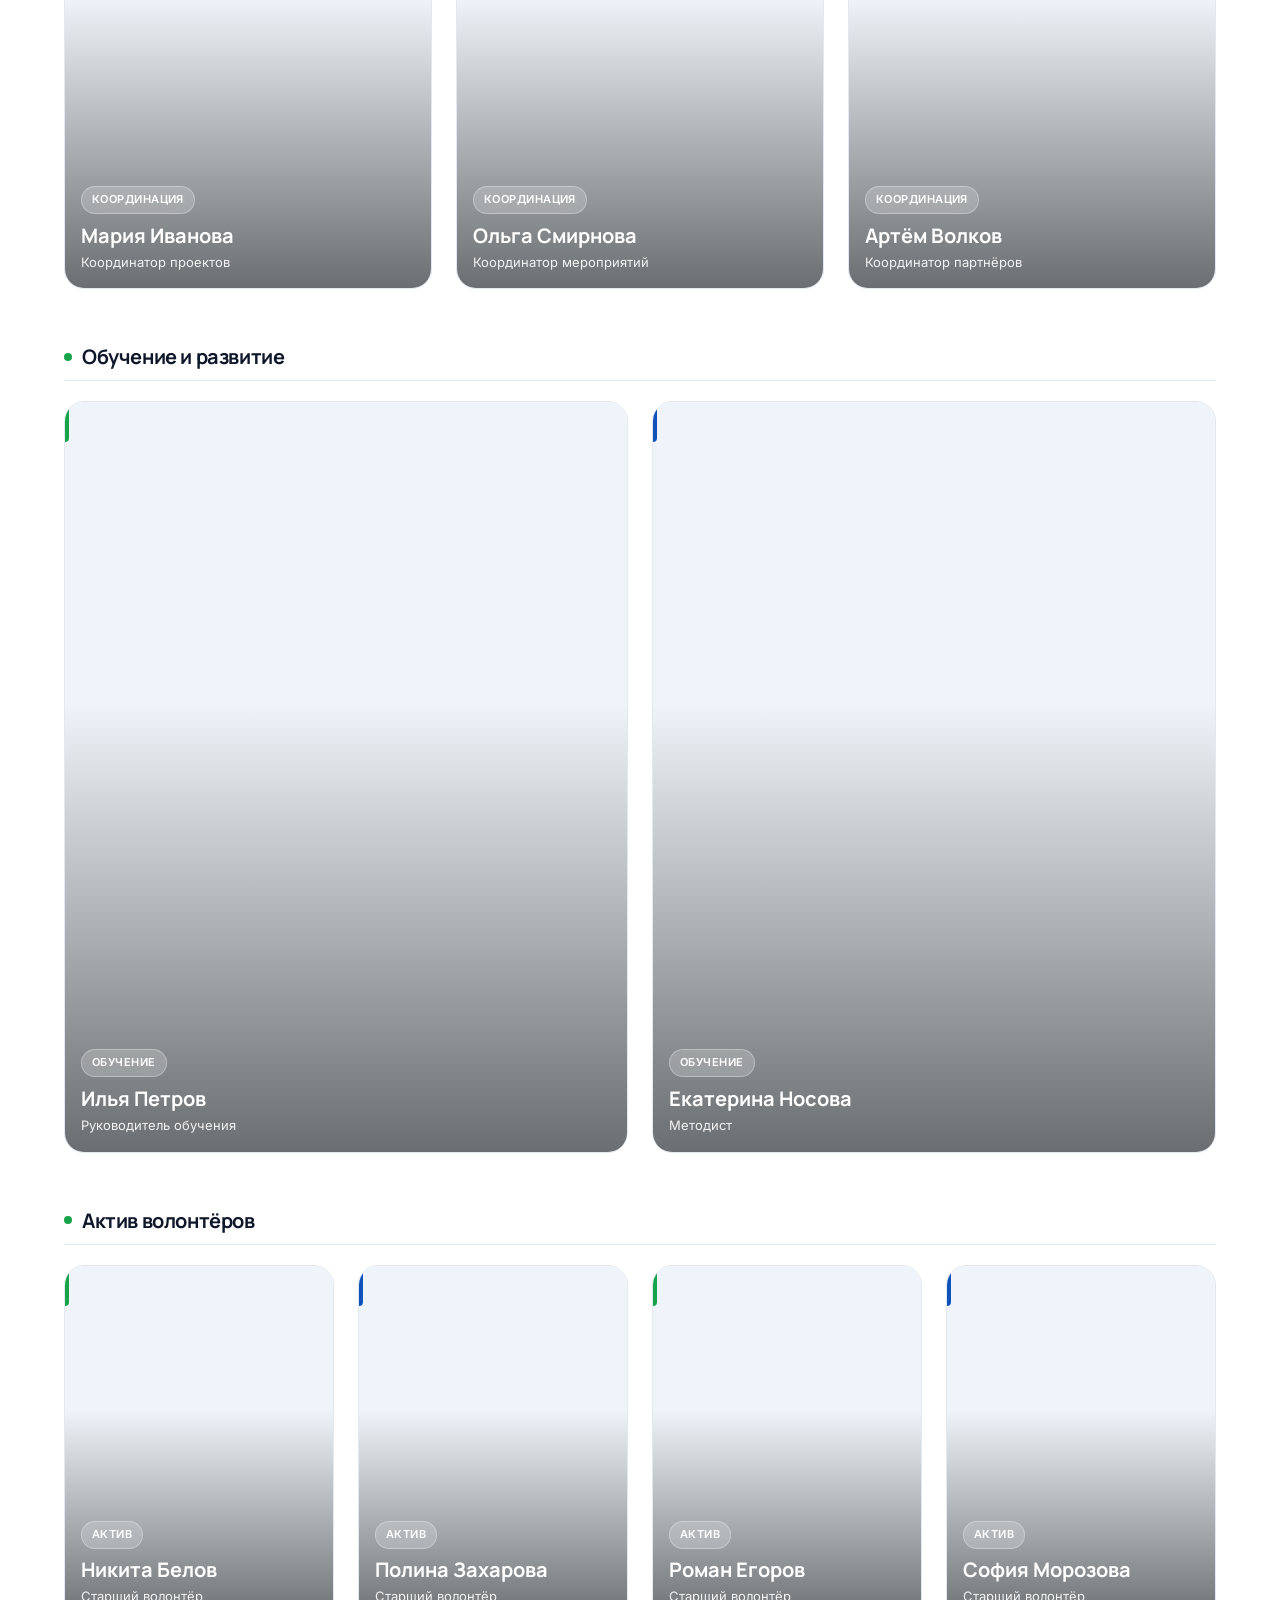
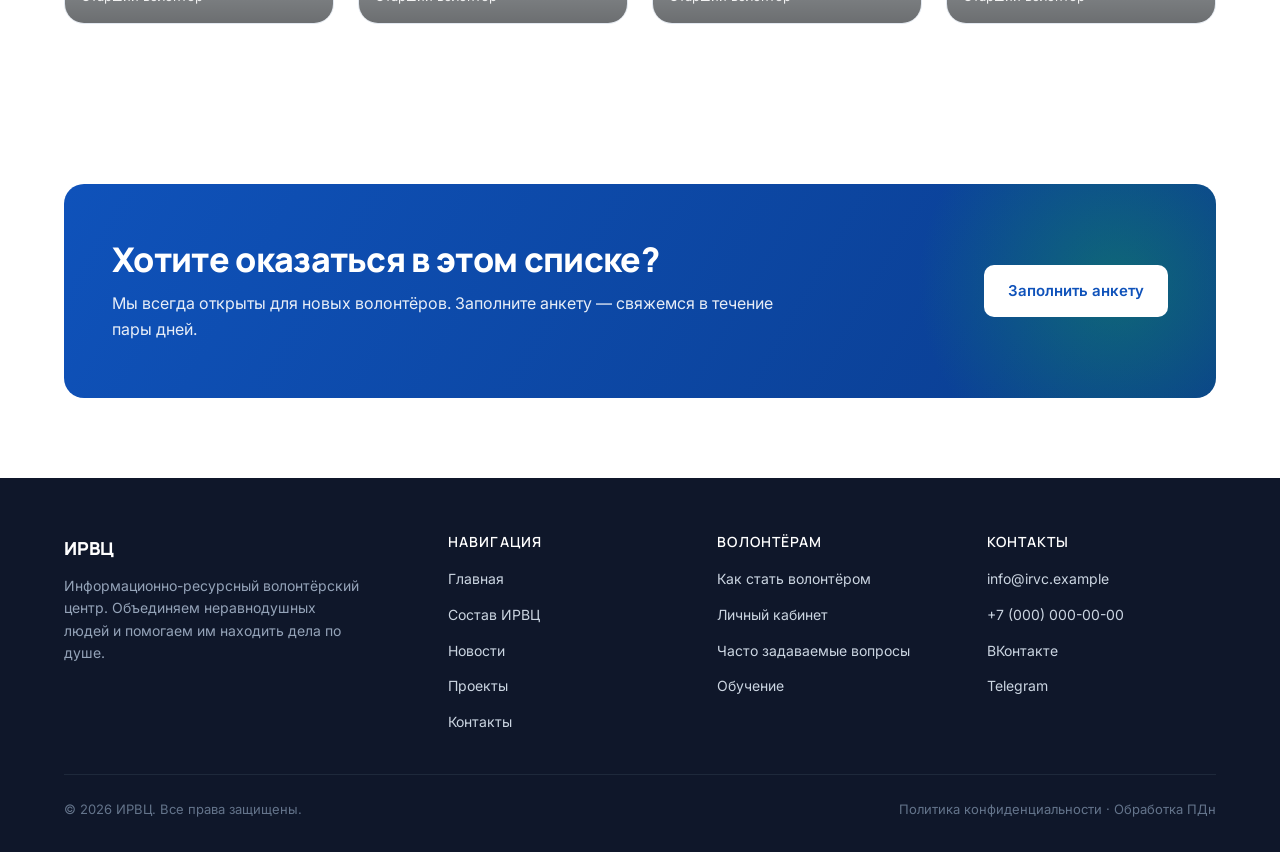
<file: app/irvc-frontend/team.html>
<!DOCTYPE html>
<html lang="ru">
<head>
<meta charset="UTF-8" />
<meta name="viewport" content="width=device-width, initial-scale=1.0" />
<title>Состав ИРВЦ — Волонтёрский центр</title>
<link rel="preconnect" href="https://fonts.googleapis.com">
<link rel="preconnect" href="https://fonts.gstatic.com" crossorigin>
<link href="https://fonts.googleapis.com/css2?family=Manrope:wght@400;500;600;700;800&family=Inter:wght@400;500;600&display=swap" rel="stylesheet">
<link rel="stylesheet" href="styles.css">
</head>
<body>

<div class="brand-stripe"></div>

<header class="header">
  <div class="header__inner">
    <a href="index.html" class="logo">
      <span class="logo__mark logo__mark--placeholder"></span>
      <span class="logo__text"><strong>ИРВЦ</strong><small>Волонтёрский центр</small></span>
    </a>
    <div class="header__cta">
      <a href="#" class="btn btn--outline">Войти</a>
      <a href="https://forms.yandex.ru/u/example/" target="_blank" rel="noopener" class="btn btn--primary">Стать волонтёром</a>
      <button class="nav-toggle" id="menuOpen" aria-label="Открыть меню">☰</button>
    </div>
  </div>
</header>

<nav class="subnav" aria-label="Основная навигация">
  <div class="subnav__inner">
    <a href="index.html" class="subnav__link">Главная</a>
    <a href="team.html" class="subnav__link active">Состав ИРВЦ</a>
    <a href="news.html" class="subnav__link">Новости</a>
    <a href="projects.html" class="subnav__link">Проекты</a>
    <a href="contacts.html" class="subnav__link">Контакты</a>
  </div>
</nav>

<!-- Заголовок страницы -->
<section class="page-hero">
  <div class="page-hero__inner">
    <div class="page-hero__crumbs">
      <a href="index.html">Главная</a> <span>/</span> <span>Состав ИРВЦ</span>
    </div>
    <h1 class="page-hero__title">Состав ИРВЦ</h1>
    <p class="page-hero__lead">
      Команда, которая ежедневно занимается координацией и развитием волонтёрского центра.
      Полный список редактируется в админке.
    </p>
  </div>
</section>

<section class="section">
  <div class="container">
    <!-- Группа: Руководство -->
    <div class="subgroup">
      <h2 class="subgroup-title">Руководство</h2>
      <div class="team-grid">
        <article class="team-card">
          <div class="team-card__photo" style="background-image: url('https://images.unsplash.com/photo-1580489944761-15a19d654956?w=600&q=80');"></div>
          <div class="team-card__body">
            <span class="team-card__role-tag">Руководство</span>
            <div class="team-card__name">Анна Соколова</div>
            <div class="team-card__position">Директор ИРВЦ</div>
          </div>
        </article>
        <article class="team-card">
          <div class="team-card__photo" style="background-image: url('https://images.unsplash.com/photo-1519085360753-af0119f7cbe7?w=600&q=80');"></div>
          <div class="team-card__body">
            <span class="team-card__role-tag">Руководство</span>
            <div class="team-card__name">Дмитрий Ковалёв</div>
            <div class="team-card__position">Заместитель директора</div>
          </div>
        </article>
      </div>
    </div>

    <!-- Группа: Координация проектов -->
    <div class="subgroup">
      <h2 class="subgroup-title">Координация проектов</h2>
      <div class="team-grid">
        <article class="team-card">
          <div class="team-card__photo" style="background-image: url('https://images.unsplash.com/photo-1573496359142-b8d87734a5a2?w=600&q=80');"></div>
          <div class="team-card__body">
            <span class="team-card__role-tag">Координация</span>
            <div class="team-card__name">Мария Иванова</div>
            <div class="team-card__position">Координатор проектов</div>
          </div>
        </article>
        <article class="team-card">
          <div class="team-card__photo" style="background-image: url('https://images.unsplash.com/photo-1544005313-94ddf0286df2?w=600&q=80');"></div>
          <div class="team-card__body">
            <span class="team-card__role-tag">Координация</span>
            <div class="team-card__name">Ольга Смирнова</div>
            <div class="team-card__position">Координатор мероприятий</div>
          </div>
        </article>
        <article class="team-card">
          <div class="team-card__photo" style="background-image: url('https://images.unsplash.com/photo-1500648767791-00dcc994a43e?w=600&q=80');"></div>
          <div class="team-card__body">
            <span class="team-card__role-tag">Координация</span>
            <div class="team-card__name">Артём Волков</div>
            <div class="team-card__position">Координатор партнёров</div>
          </div>
        </article>
      </div>
    </div>

    <!-- Группа: Обучение и развитие -->
    <div class="subgroup">
      <h2 class="subgroup-title">Обучение и развитие</h2>
      <div class="team-grid">
        <article class="team-card">
          <div class="team-card__photo" style="background-image: url('https://images.unsplash.com/photo-1507003211169-0a1dd7228f2d?w=600&q=80');"></div>
          <div class="team-card__body">
            <span class="team-card__role-tag">Обучение</span>
            <div class="team-card__name">Илья Петров</div>
            <div class="team-card__position">Руководитель обучения</div>
          </div>
        </article>
        <article class="team-card">
          <div class="team-card__photo" style="background-image: url('https://images.unsplash.com/photo-1438761681033-6461ffad8d80?w=600&q=80');"></div>
          <div class="team-card__body">
            <span class="team-card__role-tag">Обучение</span>
            <div class="team-card__name">Екатерина Носова</div>
            <div class="team-card__position">Методист</div>
          </div>
        </article>
      </div>
    </div>

    <!-- Группа: Актив волонтёров -->
    <div class="subgroup">
      <h2 class="subgroup-title">Актив волонтёров</h2>
      <div class="team-grid">
        <article class="team-card">
          <div class="team-card__photo" style="background-image: url('https://images.unsplash.com/photo-1531123897727-8f129e1688ce?w=600&q=80');"></div>
          <div class="team-card__body">
            <span class="team-card__role-tag">Актив</span>
            <div class="team-card__name">Никита Белов</div>
            <div class="team-card__position">Старший волонтёр</div>
          </div>
        </article>
        <article class="team-card">
          <div class="team-card__photo" style="background-image: url('https://images.unsplash.com/photo-1487412720507-e7ab37603c6f?w=600&q=80');"></div>
          <div class="team-card__body">
            <span class="team-card__role-tag">Актив</span>
            <div class="team-card__name">Полина Захарова</div>
            <div class="team-card__position">Старший волонтёр</div>
          </div>
        </article>
        <article class="team-card">
          <div class="team-card__photo" style="background-image: url('https://images.unsplash.com/photo-1521252659862-eec69941b071?w=600&q=80');"></div>
          <div class="team-card__body">
            <span class="team-card__role-tag">Актив</span>
            <div class="team-card__name">Роман Егоров</div>
            <div class="team-card__position">Старший волонтёр</div>
          </div>
        </article>
        <article class="team-card">
          <div class="team-card__photo" style="background-image: url('https://images.unsplash.com/photo-1544005316-04ce1f2a5d0d?w=600&q=80');"></div>
          <div class="team-card__body">
            <span class="team-card__role-tag">Актив</span>
            <div class="team-card__name">София Морозова</div>
            <div class="team-card__position">Старший волонтёр</div>
          </div>
        </article>
      </div>
    </div>
  </div>
</section>

<div class="container">
  <section class="cta-section">
    <div>
      <h2 class="cta-section__title">Хотите оказаться в этом списке?</h2>
      <p class="cta-section__lead">Мы всегда открыты для новых волонтёров. Заполните анкету — свяжемся в течение пары дней.</p>
    </div>
    <div class="cta-section__action">
      <a href="https://forms.yandex.ru/u/example/" target="_blank" rel="noopener" class="btn btn--primary btn--lg">Заполнить анкету</a>
    </div>
  </section>
</div>

<footer class="footer">
  <div class="container">
    <div class="footer__grid">
      <div>
        <div class="footer__logo">ИРВЦ</div>
        <p class="footer__about">Информационно-ресурсный волонтёрский центр. Объединяем неравнодушных людей и помогаем им находить дела по душе.</p>
      </div>
      <div class="footer__col">
        <h4>Навигация</h4>
        <ul>
          <li><a href="index.html">Главная</a></li>
          <li><a href="team.html">Состав ИРВЦ</a></li>
          <li><a href="news.html">Новости</a></li>
          <li><a href="projects.html">Проекты</a></li>
          <li><a href="contacts.html">Контакты</a></li>
        </ul>
      </div>
      <div class="footer__col">
        <h4>Волонтёрам</h4>
        <ul>
          <li><a href="#">Как стать волонтёром</a></li>
          <li><a href="#">Личный кабинет</a></li>
          <li><a href="#">Часто задаваемые вопросы</a></li>
          <li><a href="#">Обучение</a></li>
        </ul>
      </div>
      <div class="footer__col">
        <h4>Контакты</h4>
        <ul>
          <li><a href="mailto:info@irvc.example">info@irvc.example</a></li>
          <li><a href="tel:+70000000000">+7 (000) 000-00-00</a></li>
          <li><a href="#">ВКонтакте</a></li>
          <li><a href="#">Telegram</a></li>
        </ul>
      </div>
    </div>
    <div class="footer__bottom">
      <span>© 2026 ИРВЦ. Все права защищены.</span>
      <span>Политика конфиденциальности · Обработка ПДн</span>
    </div>
  </div>
</footer>

<div class="mobile-menu" id="mobileMenu">
  <div class="mobile-menu__head">
    <div class="logo">
      <span class="logo__mark logo__mark--placeholder"></span>
      <span class="logo__text"><strong>ИРВЦ</strong></span>
    </div>
    <button class="mobile-menu__close" id="menuClose" aria-label="Закрыть">✕</button>
  </div>
  <nav class="mobile-menu__nav">
    <a href="index.html">Главная</a>
    <a href="team.html" class="active">Состав ИРВЦ</a>
    <a href="news.html">Новости</a>
    <a href="projects.html">Проекты</a>
    <a href="contacts.html">Контакты</a>
  </nav>
  <a href="https://forms.yandex.ru/u/example/" target="_blank" rel="noopener" class="btn btn--primary btn--lg">Стать волонтёром</a>
</div>

<script src="menu.js"></script>
</body>
</html>
</file>
<file: app/irvc-frontend/styles.css>
/* ============ Токены ============ */
:root {
  --white: #ffffff;
  --bg-soft: #f5f9fc;
  --bg-muted: #eef4f9;

  --green: #16a34a;
  --green-dark: #15803d;
  --green-soft: #dcfce7;

  --blue: #0f52ba;
  --blue-dark: #0a3d8f;
  --blue-soft: #dbeafe;

  --text: #0f172a;
  --text-muted: #475569;
  --text-hint: #94a3b8;
  --border: #e2e8f0;
  --border-strong: #cbd5e1;

  --radius: 12px;
  --radius-lg: 20px;
  --shadow-sm: 0 1px 2px rgba(15, 23, 42, 0.04), 0 1px 3px rgba(15, 23, 42, 0.06);
  --shadow-md: 0 4px 12px rgba(15, 23, 42, 0.06), 0 2px 4px rgba(15, 23, 42, 0.04);

  --font-display: 'Manrope', system-ui, sans-serif;
  --font-body: 'Inter', system-ui, sans-serif;

  --container: 1200px;
}

* { box-sizing: border-box; margin: 0; padding: 0; }

html, body {
  font-family: var(--font-body);
  color: var(--text);
  background: var(--white);
  line-height: 1.6;
  -webkit-font-smoothing: antialiased;
}

img { max-width: 100%; display: block; }
a { color: inherit; text-decoration: none; }

h1, h2, h3, h4 {
  font-family: var(--font-display);
  font-weight: 700;
  line-height: 1.15;
  letter-spacing: -0.02em;
}

.container {
  max-width: var(--container);
  margin: 0 auto;
  padding: 0 24px;
}

/* Сигнатурная зелёно-синяя полоса */
.brand-stripe {
  height: 4px;
  background: linear-gradient(90deg, var(--green) 0%, var(--green) 50%, var(--blue) 50%, var(--blue) 100%);
}

/* ============ Header ============ */
.header {
  background: var(--white);
  border-bottom: 1px solid var(--border);
  position: relative;
  z-index: 50;
}

.header__inner {
  display: flex;
  align-items: center;
  justify-content: space-between;
  gap: 32px;
  padding: 16px 24px;
  max-width: var(--container);
  margin: 0 auto;
}

.logo {
  display: flex;
  align-items: center;
  gap: 12px;
  font-family: var(--font-display);
  font-weight: 800;
  font-size: 18px;
  letter-spacing: -0.02em;
  color: var(--text);
}

.logo__mark {
  width: 40px;
  height: 40px;
  border-radius: 10px;
  background: var(--white);
  border: 2px solid var(--blue);
  display: grid;
  place-items: center;
  position: relative;
  overflow: hidden;
  flex-shrink: 0;
}

.logo__mark img {
  width: 100%;
  height: 100%;
  object-fit: contain;
  padding: 4px;
}

.logo__mark--placeholder::before {
  content: '';
  position: absolute;
  inset: 0;
  background: linear-gradient(135deg, var(--blue) 0%, var(--blue) 50%, var(--green) 50%, var(--green) 100%);
}

.logo__mark--placeholder::after {
  content: 'И';
  position: relative;
  color: white;
  font-weight: 800;
  font-size: 20px;
  font-family: var(--font-display);
}

.logo__text {
  display: flex;
  flex-direction: column;
  line-height: 1.1;
}
.logo__text small {
  font-family: var(--font-body);
  font-size: 11px;
  font-weight: 500;
  color: var(--text-muted);
  letter-spacing: 0.04em;
  text-transform: uppercase;
}

.header__cta {
  display: flex;
  align-items: center;
  gap: 12px;
}

.btn {
  display: inline-flex;
  align-items: center;
  justify-content: center;
  gap: 8px;
  padding: 10px 18px;
  border-radius: 10px;
  font-family: var(--font-body);
  font-weight: 600;
  font-size: 14px;
  border: none;
  cursor: pointer;
  transition: all 0.15s ease;
  text-decoration: none;
}

.btn--primary {
  background: var(--green);
  color: white;
}
.btn--primary:hover {
  background: var(--green-dark);
  transform: translateY(-1px);
}

.btn--outline {
  background: transparent;
  color: var(--blue);
  border: 1.5px solid var(--blue);
}
.btn--outline:hover {
  background: var(--blue);
  color: white;
}

.btn--ghost {
  background: transparent;
  color: var(--text);
  border: 1.5px solid var(--border);
}
.btn--ghost:hover { border-color: var(--text); }

.btn--lg {
  padding: 14px 24px;
  font-size: 15px;
}

.btn--wide {
  width: 100%;
}

.nav-toggle {
  display: none;
  background: transparent;
  border: 1px solid var(--border);
  border-radius: 8px;
  padding: 8px 10px;
  cursor: pointer;
  font-size: 20px;
  color: var(--text);
}

/* ============ Полоса навигации (между шапкой и баннером) ============ */
.subnav {
  background: white;
  border-top: 1px solid var(--border);
  border-bottom: 1px solid var(--border);
  position: relative;
  z-index: 5;
}

.subnav__inner {
  max-width: var(--container);
  margin: 0 auto;
  padding: 0 24px;
  display: flex;
  gap: 4px;
  overflow-x: auto;
  scrollbar-width: none;
  -ms-overflow-style: none;
}
.subnav__inner::-webkit-scrollbar { display: none; }

.subnav__link {
  padding: 14px 18px;
  font-size: 15px;
  font-weight: 500;
  color: var(--text-muted);
  white-space: nowrap;
  border-bottom: 2px solid transparent;
  transition: all 0.15s ease;
  flex-shrink: 0;
}

.subnav__link:hover { color: var(--text); }

.subnav__link.active {
  color: var(--blue);
  border-bottom-color: var(--blue);
}

/* ============ Hero-баннер (главная) ============ */
.hero {
  position: relative;
  overflow: hidden;
  background: var(--bg-soft);
}

.hero__banner {
  position: relative;
  min-height: 480px;
  display: flex;
  align-items: center;
  background-size: cover;
  background-position: center;
  background-image:
    linear-gradient(120deg, rgba(15, 82, 186, 0.75) 0%, rgba(22, 163, 74, 0.65) 100%),
    url('https://images.unsplash.com/photo-1593113598332-cd288d649433?w=1600&q=80');
}

.hero__content {
  max-width: var(--container);
  margin: 0 auto;
  padding: 80px 24px;
  color: white;
  position: relative;
  z-index: 2;
  width: 100%;
}

.hero__eyebrow {
  display: inline-flex;
  align-items: center;
  gap: 8px;
  padding: 6px 14px;
  background: rgba(255, 255, 255, 0.15);
  backdrop-filter: blur(10px);
  border: 1px solid rgba(255, 255, 255, 0.3);
  border-radius: 100px;
  font-size: 13px;
  font-weight: 500;
  margin-bottom: 24px;
}
.hero__eyebrow::before {
  content: '';
  width: 6px; height: 6px;
  background: #4ade80;
  border-radius: 50%;
  box-shadow: 0 0 8px #4ade80;
}

.hero__title {
  font-size: clamp(32px, 5vw, 56px);
  font-weight: 800;
  margin-bottom: 20px;
  max-width: 800px;
}

.hero__title span {
  display: inline-block;
  position: relative;
}
.hero__title span::after {
  content: '';
  position: absolute;
  left: 0; right: 0; bottom: 4px;
  height: 8px;
  background: rgba(74, 222, 128, 0.5);
  z-index: -1;
  border-radius: 4px;
}

.hero__lead {
  font-size: clamp(16px, 1.5vw, 19px);
  max-width: 640px;
  margin-bottom: 32px;
  opacity: 0.95;
}

.hero__actions {
  display: flex;
  gap: 12px;
  flex-wrap: wrap;
}

.hero__actions .btn--primary {
  background: white;
  color: var(--green-dark);
}
.hero__actions .btn--primary:hover { background: #f0fdf4; }

.hero__actions .btn--ghost {
  color: white;
  border-color: rgba(255, 255, 255, 0.5);
}
.hero__actions .btn--ghost:hover {
  background: rgba(255, 255, 255, 0.1);
  border-color: white;
}

.hero__stats {
  display: grid;
  grid-template-columns: repeat(auto-fit, minmax(160px, 1fr));
  gap: 32px;
  margin-top: 56px;
  padding-top: 32px;
  border-top: 1px solid rgba(255, 255, 255, 0.25);
}

.hero__stat-num {
  font-family: var(--font-display);
  font-size: 36px;
  font-weight: 800;
  line-height: 1;
}

.hero__stat-label {
  font-size: 13px;
  opacity: 0.85;
  margin-top: 6px;
}

/* ============ Компактный хедер страниц (не главная) ============ */
.page-hero {
  background: linear-gradient(120deg, var(--blue) 0%, var(--blue-dark) 100%);
  color: white;
  position: relative;
  overflow: hidden;
}
.page-hero::before {
  content: '';
  position: absolute;
  right: -80px;
  top: -80px;
  width: 320px;
  height: 320px;
  background: radial-gradient(circle, rgba(22, 163, 74, 0.35) 0%, transparent 70%);
  border-radius: 50%;
}
.page-hero__inner {
  max-width: var(--container);
  margin: 0 auto;
  padding: 56px 24px;
  position: relative;
  z-index: 2;
}
.page-hero__crumbs {
  font-size: 13px;
  opacity: 0.75;
  margin-bottom: 16px;
  display: flex;
  gap: 8px;
  flex-wrap: wrap;
}
.page-hero__crumbs a { color: white; }
.page-hero__crumbs a:hover { text-decoration: underline; }
.page-hero__title {
  font-size: clamp(28px, 4vw, 44px);
  font-weight: 800;
  margin-bottom: 12px;
}
.page-hero__lead {
  font-size: 16px;
  opacity: 0.9;
  max-width: 640px;
}

/* Метка «редактируется в админке» */
.admin-hint {
  position: absolute;
  top: 16px;
  right: 16px;
  padding: 6px 12px;
  background: rgba(0, 0, 0, 0.6);
  color: white;
  font-size: 11px;
  border-radius: 100px;
  font-family: var(--font-body);
  font-weight: 500;
  z-index: 3;
  display: flex;
  align-items: center;
  gap: 6px;
}
.admin-hint::before {
  content: '✎';
  font-size: 12px;
}

.admin-hint--dark {
  background: rgba(255, 255, 255, 0.18);
  backdrop-filter: blur(6px);
  border: 1px solid rgba(255, 255, 255, 0.25);
}

/* ============ Общие разделы ============ */
.section {
  padding: 80px 0;
}
.section--muted { background: var(--bg-soft); }

.section__head {
  display: flex;
  align-items: flex-end;
  justify-content: space-between;
  gap: 24px;
  margin-bottom: 48px;
  flex-wrap: wrap;
}

.section__title {
  font-size: clamp(28px, 3.5vw, 40px);
  font-weight: 800;
  position: relative;
  padding-left: 20px;
}

.section__title::before {
  content: '';
  position: absolute;
  left: 0; top: 8px; bottom: 8px;
  width: 4px;
  background: linear-gradient(180deg, var(--green) 0%, var(--green) 50%, var(--blue) 50%, var(--blue) 100%);
  border-radius: 2px;
}

.section__sub {
  color: var(--text-muted);
  font-size: 16px;
  margin-top: 8px;
  max-width: 560px;
  padding-left: 20px;
}

.section__link {
  color: var(--blue);
  font-weight: 600;
  font-size: 15px;
  display: inline-flex;
  align-items: center;
  gap: 6px;
  transition: gap 0.15s ease;
}
.section__link:hover { gap: 10px; }

/* Подзаголовок группы (например, «Руководство» в team.html) */
.subgroup-title {
  font-family: var(--font-display);
  font-size: 20px;
  font-weight: 700;
  margin-bottom: 20px;
  padding-bottom: 12px;
  border-bottom: 1px solid var(--border);
  display: flex;
  align-items: center;
  gap: 10px;
}
.subgroup-title::before {
  content: '';
  width: 8px;
  height: 8px;
  background: var(--green);
  border-radius: 50%;
}
.subgroup + .subgroup { margin-top: 56px; }

/* ============ Новости (VK feed) ============ */
.news-grid {
  display: grid;
  grid-template-columns: repeat(auto-fit, minmax(320px, 1fr));
  gap: 24px;
}

.news-card {
  background: white;
  border: 1px solid var(--border);
  border-radius: var(--radius-lg);
  overflow: hidden;
  transition: all 0.2s ease;
  display: flex;
  flex-direction: column;
}

.news-card:hover {
  transform: translateY(-4px);
  box-shadow: var(--shadow-md);
  border-color: var(--border-strong);
}

.news-card__image {
  aspect-ratio: 16/9;
  background: var(--bg-muted);
  background-size: cover;
  background-position: center;
  position: relative;
}

.news-card__source {
  position: absolute;
  top: 12px;
  left: 12px;
  background: white;
  padding: 4px 10px 4px 8px;
  border-radius: 100px;
  font-size: 11px;
  font-weight: 600;
  display: flex;
  align-items: center;
  gap: 6px;
  color: var(--text);
}
.news-card__source::before {
  content: 'ВК';
  width: 20px; height: 16px;
  background: #0077ff;
  border-radius: 4px;
  display: flex;
  align-items: center;
  justify-content: center;
  color: white;
  font-size: 9px;
  font-weight: 800;
}

.news-card__body {
  padding: 20px 22px 22px;
  flex: 1;
  display: flex;
  flex-direction: column;
}

.news-card__date {
  font-size: 12px;
  color: var(--text-hint);
  font-weight: 500;
  text-transform: uppercase;
  letter-spacing: 0.05em;
  margin-bottom: 10px;
}

.news-card__title {
  font-family: var(--font-display);
  font-size: 18px;
  font-weight: 700;
  color: var(--text);
  margin-bottom: 10px;
  line-height: 1.3;
}

.news-card__excerpt {
  color: var(--text-muted);
  font-size: 14px;
  line-height: 1.55;
  margin-bottom: 16px;
  flex: 1;
}

.news-card__foot {
  display: flex;
  align-items: center;
  justify-content: space-between;
  padding-top: 14px;
  border-top: 1px solid var(--border);
}

.news-card__stats {
  display: flex;
  gap: 14px;
  font-size: 13px;
  color: var(--text-muted);
}
.news-card__stats span {
  display: inline-flex;
  align-items: center;
  gap: 4px;
}

.news-card__more {
  color: var(--blue);
  font-weight: 600;
  font-size: 13px;
}

/* Пагинация (заглушка) */
.pagination {
  display: flex;
  justify-content: center;
  gap: 6px;
  margin-top: 48px;
}
.pagination a {
  min-width: 40px;
  height: 40px;
  padding: 0 12px;
  border-radius: 8px;
  border: 1px solid var(--border);
  display: inline-flex;
  align-items: center;
  justify-content: center;
  font-size: 14px;
  font-weight: 500;
  color: var(--text-muted);
  transition: all 0.15s;
}
.pagination a:hover { border-color: var(--blue); color: var(--blue); }
.pagination a.active {
  background: var(--blue);
  color: white;
  border-color: var(--blue);
}

/* ============ Состав ИРВЦ ============ */
.team-grid {
  display: grid;
  grid-template-columns: repeat(auto-fit, minmax(240px, 1fr));
  gap: 24px;
}

.team-card {
  background: white;
  border-radius: var(--radius-lg);
  overflow: hidden;
  border: 1px solid var(--border);
  transition: all 0.2s ease;
  position: relative;
}

.team-card:hover {
  transform: translateY(-4px);
  box-shadow: var(--shadow-md);
}

.team-card__photo {
  aspect-ratio: 3/4;
  background: var(--bg-muted);
  background-size: cover;
  background-position: center top;
  position: relative;
}

.team-card__photo::after {
  content: '';
  position: absolute;
  left: 0; right: 0; bottom: 0;
  height: 60%;
  background: linear-gradient(180deg, transparent 0%, rgba(0, 0, 0, 0.55) 100%);
}

.team-card__body {
  position: absolute;
  left: 16px;
  right: 16px;
  bottom: 16px;
  color: white;
  z-index: 2;
}

.team-card__role-tag {
  display: inline-block;
  padding: 4px 10px;
  background: rgba(255, 255, 255, 0.2);
  backdrop-filter: blur(8px);
  border: 1px solid rgba(255, 255, 255, 0.3);
  border-radius: 100px;
  font-size: 11px;
  font-weight: 600;
  margin-bottom: 10px;
  text-transform: uppercase;
  letter-spacing: 0.04em;
}

.team-card__name {
  font-family: var(--font-display);
  font-size: 20px;
  font-weight: 700;
  line-height: 1.2;
  margin-bottom: 4px;
}

.team-card__position {
  font-size: 13px;
  opacity: 0.9;
}

.team-card::before {
  content: '';
  position: absolute;
  left: 0; top: 0;
  width: 4px;
  height: 40px;
  background: var(--green);
  z-index: 3;
  border-radius: 0 4px 4px 0;
}

.team-card:nth-child(even)::before {
  background: var(--blue);
}

/* ============ Проекты ============ */
.projects-grid {
  display: grid;
  grid-template-columns: repeat(auto-fit, minmax(320px, 1fr));
  gap: 24px;
}

.project-card {
  background: white;
  border: 1px solid var(--border);
  border-radius: var(--radius-lg);
  padding: 28px;
  transition: all 0.2s ease;
  display: flex;
  flex-direction: column;
  gap: 16px;
}

.project-card:hover {
  transform: translateY(-4px);
  box-shadow: var(--shadow-md);
  border-color: var(--border-strong);
}

.project-card__badge {
  align-self: flex-start;
  padding: 4px 10px;
  background: var(--green-soft);
  color: var(--green-dark);
  font-size: 11px;
  font-weight: 700;
  letter-spacing: 0.05em;
  text-transform: uppercase;
  border-radius: 100px;
}
.project-card__badge--blue {
  background: var(--blue-soft);
  color: var(--blue-dark);
}

.project-card__title {
  font-family: var(--font-display);
  font-size: 22px;
  font-weight: 700;
  color: var(--text);
  line-height: 1.25;
}

.project-card__lead {
  color: var(--text-muted);
  font-size: 14px;
  flex: 1;
}

.project-card__stats {
  display: flex;
  gap: 20px;
  padding-top: 16px;
  border-top: 1px solid var(--border);
  font-size: 13px;
  color: var(--text-muted);
}
.project-card__stats strong {
  display: block;
  font-family: var(--font-display);
  color: var(--text);
  font-size: 20px;
  font-weight: 800;
  margin-bottom: 2px;
}

/* Фильтр по категориям (заглушка) */
.filter-tabs {
  display: flex;
  gap: 8px;
  margin-bottom: 32px;
  flex-wrap: wrap;
}
.filter-tabs a {
  padding: 8px 16px;
  border-radius: 100px;
  border: 1px solid var(--border);
  font-size: 14px;
  font-weight: 500;
  color: var(--text-muted);
  transition: all 0.15s;
}
.filter-tabs a:hover { border-color: var(--text-muted); }
.filter-tabs a.active {
  background: var(--text);
  color: white;
  border-color: var(--text);
}

/* ============ Контакты ============ */
.contacts-grid {
  display: grid;
  grid-template-columns: 1fr 1.3fr;
  gap: 48px;
  align-items: start;
}

.contacts-info {
  display: flex;
  flex-direction: column;
  gap: 28px;
}

.contact-item {
  display: flex;
  gap: 16px;
  align-items: flex-start;
}
.contact-item__icon {
  width: 44px;
  height: 44px;
  border-radius: 12px;
  background: var(--blue-soft);
  color: var(--blue);
  display: grid;
  place-items: center;
  font-size: 20px;
  flex-shrink: 0;
}
.contact-item__icon--green {
  background: var(--green-soft);
  color: var(--green-dark);
}
.contact-item__label {
  font-size: 12px;
  color: var(--text-muted);
  text-transform: uppercase;
  letter-spacing: 0.05em;
  margin-bottom: 4px;
}
.contact-item__value {
  font-family: var(--font-display);
  font-weight: 700;
  color: var(--text);
  font-size: 17px;
}
.contact-item__value a { color: var(--text); }
.contact-item__value a:hover { color: var(--blue); }

.contact-form {
  background: white;
  border: 1px solid var(--border);
  border-radius: var(--radius-lg);
  padding: 32px;
}

.contact-form h3 {
  font-family: var(--font-display);
  font-size: 22px;
  font-weight: 700;
  margin-bottom: 8px;
}
.contact-form p {
  color: var(--text-muted);
  font-size: 14px;
  margin-bottom: 24px;
}

.field {
  display: flex;
  flex-direction: column;
  gap: 6px;
  margin-bottom: 16px;
}
.field label {
  font-size: 13px;
  font-weight: 500;
  color: var(--text);
}
.field input,
.field textarea {
  font-family: var(--font-body);
  font-size: 15px;
  padding: 12px 14px;
  border: 1px solid var(--border);
  border-radius: 10px;
  background: white;
  color: var(--text);
  transition: border-color 0.15s;
  resize: vertical;
}
.field input:focus,
.field textarea:focus {
  outline: none;
  border-color: var(--blue);
  box-shadow: 0 0 0 3px var(--blue-soft);
}
.field textarea { min-height: 100px; }

.map-placeholder {
  margin-top: 48px;
  height: 320px;
  border-radius: var(--radius-lg);
  background:
    linear-gradient(135deg, rgba(15, 82, 186, 0.1) 0%, rgba(22, 163, 74, 0.1) 100%),
    repeating-linear-gradient(0deg, #f1f5f9 0 40px, transparent 40px 41px),
    repeating-linear-gradient(90deg, #f1f5f9 0 40px, transparent 40px 41px),
    var(--bg-soft);
  border: 1px solid var(--border);
  display: grid;
  place-items: center;
  color: var(--text-muted);
  font-size: 14px;
  position: relative;
}
.map-placeholder::before {
  content: '📍';
  font-size: 44px;
  display: block;
  margin-bottom: 8px;
  filter: grayscale(0.3);
}
.map-placeholder__text {
  text-align: center;
  padding: 20px 24px;
  background: white;
  border-radius: 12px;
  border: 1px solid var(--border);
  font-weight: 500;
}

/* ============ CTA-секция ============ */
.cta-section {
  background: linear-gradient(120deg, var(--blue) 0%, var(--blue-dark) 100%);
  color: white;
  border-radius: var(--radius-lg);
  padding: 56px 48px;
  margin: 80px auto;
  max-width: calc(var(--container) - 48px);
  display: grid;
  grid-template-columns: 2fr 1fr;
  gap: 40px;
  align-items: center;
  position: relative;
  overflow: hidden;
}

.cta-section::before {
  content: '';
  position: absolute;
  right: -100px;
  top: -100px;
  width: 400px;
  height: 400px;
  background: radial-gradient(circle, rgba(22, 163, 74, 0.4) 0%, transparent 70%);
  border-radius: 50%;
}

.cta-section__title {
  font-size: clamp(24px, 3vw, 34px);
  font-weight: 800;
  margin-bottom: 12px;
  position: relative;
}

.cta-section__lead {
  opacity: 0.9;
  font-size: 16px;
  position: relative;
}

.cta-section__action {
  position: relative;
  text-align: right;
}

.cta-section .btn--primary {
  background: white;
  color: var(--blue);
}
.cta-section .btn--primary:hover {
  background: var(--green);
  color: white;
}

/* ============ Footer ============ */
.footer {
  background: #0f172a;
  color: #cbd5e1;
  padding: 56px 0 32px;
}

.footer__grid {
  display: grid;
  grid-template-columns: 1.5fr 1fr 1fr 1fr;
  gap: 40px;
  margin-bottom: 40px;
}

.footer__logo {
  color: white;
  font-family: var(--font-display);
  font-weight: 800;
  font-size: 18px;
  margin-bottom: 12px;
}

.footer__about {
  font-size: 14px;
  line-height: 1.6;
  color: #94a3b8;
  max-width: 300px;
}

.footer__col h4 {
  color: white;
  font-size: 14px;
  font-weight: 600;
  margin-bottom: 16px;
  text-transform: uppercase;
  letter-spacing: 0.08em;
}

.footer__col ul {
  list-style: none;
  display: flex;
  flex-direction: column;
  gap: 10px;
}

.footer__col a {
  color: #cbd5e1;
  font-size: 14px;
  transition: color 0.15s;
}
.footer__col a:hover { color: white; }

.footer__bottom {
  padding-top: 24px;
  border-top: 1px solid #1e293b;
  display: flex;
  justify-content: space-between;
  flex-wrap: wrap;
  gap: 12px;
  font-size: 13px;
  color: #64748b;
}

/* ============ Мобильное меню ============ */
.mobile-menu {
  position: fixed;
  inset: 0;
  background: white;
  z-index: 100;
  padding: 24px;
  transform: translateX(100%);
  transition: transform 0.25s ease;
  display: flex;
  flex-direction: column;
  gap: 20px;
}
.mobile-menu.open { transform: translateX(0); }

.mobile-menu__head {
  display: flex;
  justify-content: space-between;
  align-items: center;
}

.mobile-menu__close {
  background: transparent;
  border: 1px solid var(--border);
  border-radius: 8px;
  padding: 8px 10px;
  font-size: 20px;
  cursor: pointer;
}

.mobile-menu__nav {
  display: flex;
  flex-direction: column;
  gap: 4px;
  margin-top: 24px;
}
.mobile-menu__nav a {
  padding: 14px 12px;
  border-radius: 10px;
  font-size: 17px;
  font-weight: 500;
  color: var(--text);
}
.mobile-menu__nav a:hover { background: var(--bg-soft); }
.mobile-menu__nav a.active {
  background: var(--blue-soft);
  color: var(--blue);
}

/* ============ Адаптив ============ */
@media (max-width: 900px) {
  .header__cta .btn--outline { display: none; }

  .hero__banner { min-height: 380px; }
  .hero__content { padding: 56px 24px; }
  .cta-section {
    grid-template-columns: 1fr;
    padding: 40px 28px;
    text-align: left;
  }
  .cta-section__action { text-align: left; }
  .footer__grid { grid-template-columns: 1fr 1fr; }
  .section { padding: 56px 0; }
  .contacts-grid { grid-template-columns: 1fr; gap: 32px; }
}

@media (max-width: 600px) {
  .header__inner { padding: 12px 16px; }
  .logo__text small { display: none; }
  .header__cta .btn--primary { display: none; }
  .nav-toggle { display: block; }
  .subnav { display: none; }
  .hero__actions .btn { flex: 1; }
  .footer__grid { grid-template-columns: 1fr; }
  .team-card__photo { aspect-ratio: 1/1; }
  .section__head { flex-direction: column; align-items: flex-start; }
  .container { padding: 0 16px; }
  .page-hero__inner { padding: 40px 16px; }
  .contact-form { padding: 24px; }
}
</file>
